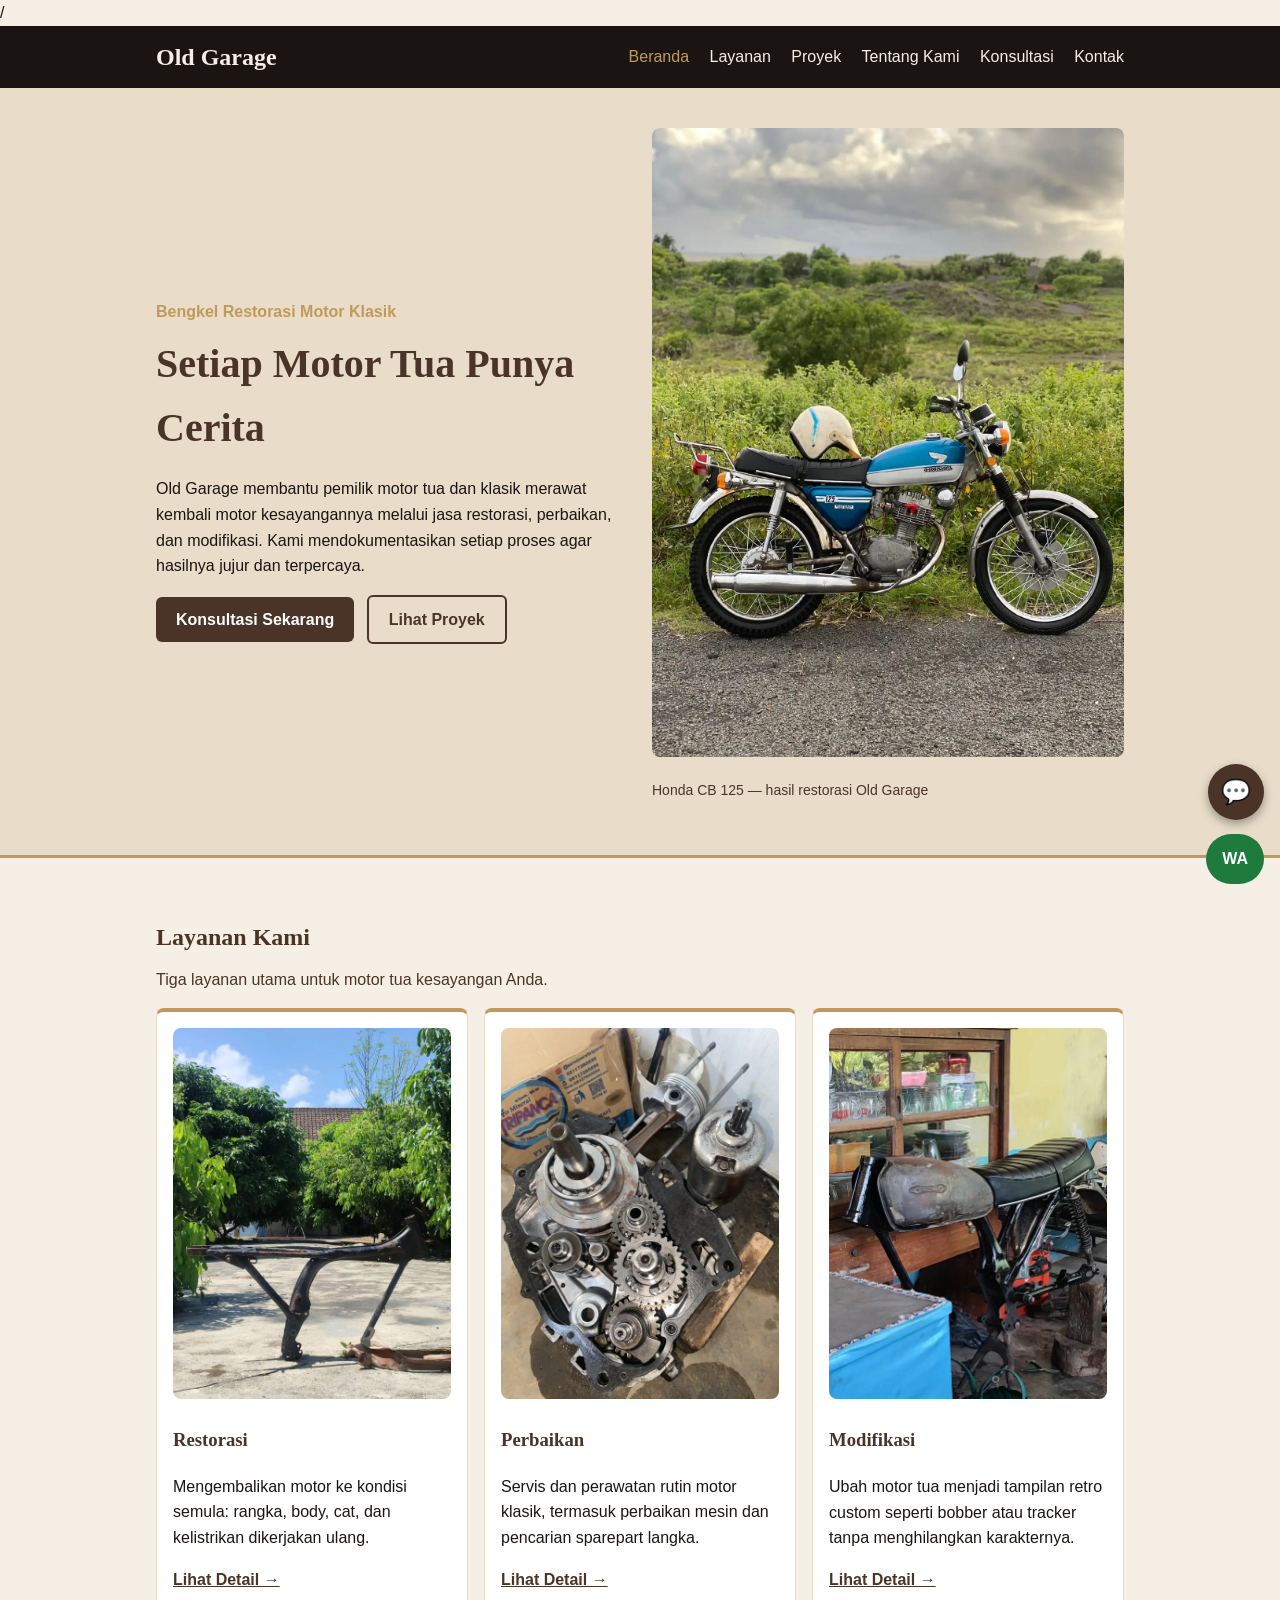
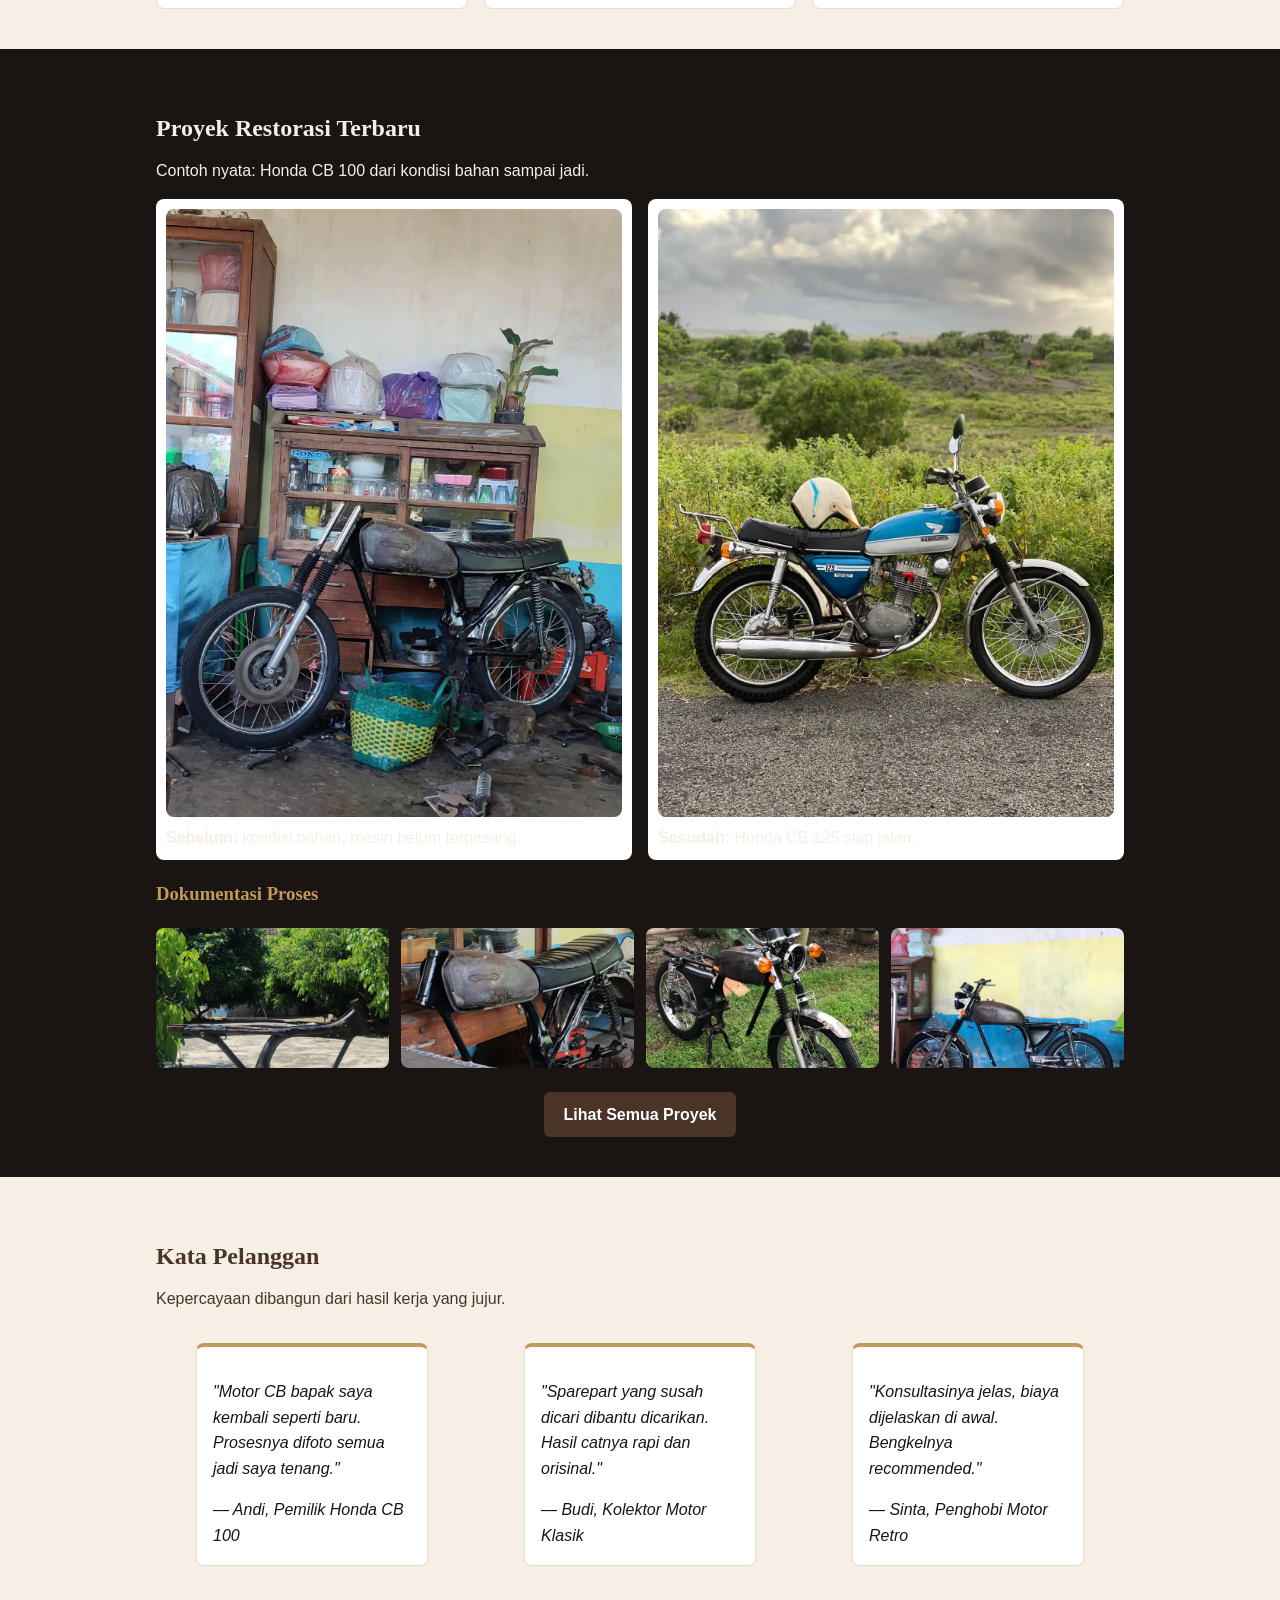
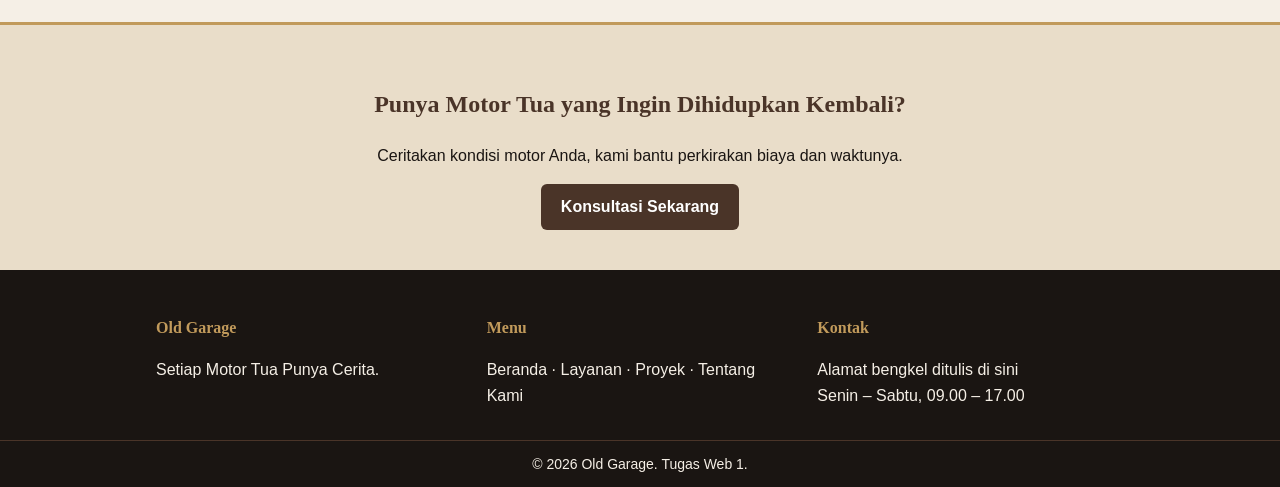
<file: index.html>
<!DOCTYPE html>
<!-- Halaman Beranda - Old Garage -->
<!-- Website bengkel restorasi motor tua / klasik -->
<html lang="id">
<head>
  <meta charset="UTF-8">
  <!-- Agar tampil rapi di HP dan komputer -->
  <meta name="viewport" content="width=device-width, initial-scale=1.0">
  <title>Old Garage - Setiap Motor Tua Punya Cerita</title>
  <meta name="description" content="Old Garage - Bengkel restorasi, perbaikan, dan modifikasi motor tua atau klasik.">
  <!-- File CSS utama -->
  <link rel="stylesheet" href="css/style.css">
</head>
<body>

  <!-- ===== NAVBAR ===== -->/
  <header class="navbar">
    <div class="wadah nav-isi">
      <!-- Nama website -->
      <a href="index.html" class="logo">Old Garage</a>

      <!-- Tombol menu untuk HP -->
      <button class="tombol-menu" id="tombolMenu" aria-label="Buka menu">&#9776;</button>

      <!-- Menu navigasi -->
      <nav class="menu" id="menuUtama">
        <a href="index.html" class="aktif">Beranda</a>
        <a href="layanan.html">Layanan</a>
        <a href="proyek.html">Proyek</a>
        <a href="tentang.html">Tentang Kami</a>
        <a href="konsultasi.html">Konsultasi</a>
        <a href="kontak.html">Kontak</a>
      </nav>
    </div>
  </header>

  <!-- ===== BAGIAN UTAMA (HERO) ===== -->
  <!-- Sesuai blueprint: foto hasil restorasi terbaik + tagline -->
  <section class="hero">
    <div class="wadah hero-isi">
      <div class="hero-teks">
        <p class="label">Bengkel Restorasi Motor Klasik</p>
        <h1>Setiap Motor Tua Punya Cerita</h1>
        <p>
          Old Garage membantu pemilik motor tua dan klasik merawat kembali
          motor kesayangannya melalui jasa restorasi, perbaikan, dan modifikasi.
          Kami mendokumentasikan setiap proses agar hasilnya jujur dan terpercaya.
        </p>
        <div class="hero-tombol">
          <a href="konsultasi.html" class="tombol tombol-utama">Konsultasi Sekarang</a>
          <a href="proyek.html" class="tombol tombol-kedua">Lihat Proyek</a>
        </div>
      </div>
      <div class="hero-gambar">
        <!-- Foto hasil akhir Honda CB 125 -->
        <img src="gambar/after.jpg" alt="Honda klasik biru hasil restorasi Old Garage">
        <p class="keterangan">Honda CB 125 — hasil restorasi Old Garage</p>
      </div>
    </div>
  </section>

  <!-- ===== LAYANAN KAMI (RINGKASAN) ===== -->
  <section class="bagian">
    <div class="wadah">
      <h2>Layanan Kami</h2>
      <p class="subjudul">Tiga layanan utama untuk motor tua kesayangan Anda.</p>

      <div class="kartu-3">
        <!-- Layanan 1 -->
        <article class="kartu">
          <img src="gambar/rangka.jpg" alt="Rangka motor klasik sebelum direstorasi">
          <h3>Restorasi</h3>
          <p>Mengembalikan motor ke kondisi semula: rangka, body, cat, dan kelistrikan dikerjakan ulang.</p>
          <a href="layanan.html">Lihat Detail &rarr;</a>
        </article>

        <!-- Layanan 2 -->
        <article class="kartu">
          <img src="gambar/mesin.jpg" alt="Proses perbaikan mesin motor klasik">
          <h3>Perbaikan</h3>
          <p>Servis dan perawatan rutin motor klasik, termasuk perbaikan mesin dan pencarian sparepart langka.</p>
          <a href="layanan.html">Lihat Detail &rarr;</a>
        </article>

        <!-- Layanan 3 -->
        <article class="kartu">
          <img src="gambar/proses-1.jpg" alt="Rangka dan jok motor dalam proses modifikasi">
          <h3>Modifikasi</h3>
          <p>Ubah motor tua menjadi tampilan retro custom seperti bobber atau tracker tanpa menghilangkan karakternya.</p>
          <a href="layanan.html">Lihat Detail &rarr;</a>
        </article>
      </div>
    </div>
  </section>

  <!-- ===== PROYEK RESTORASI TERBARU ===== -->
  <!-- Sesuai blueprint: highlight 3-4 proyek, di Beranda tampil 1 proyek utama -->
  <section class="bagian bagian-gelap">
    <div class="wadah">
      <h2>Proyek Restorasi Terbaru</h2>
      <p class="subjudul">Contoh nyata: Honda CB 100 dari kondisi bahan sampai jadi.</p>

      <!-- Foto before - after -->
      <div class="before-after">
        <figure>
          <img src="gambar/before.jpg" alt="Kondisi sebelum restorasi">
          <figcaption><strong>Sebelum:</strong> kondisi bahan, mesin belum terpasang.</figcaption>
        </figure>
        <figure>
          <img src="gambar/after.jpg" alt="Kondisi sesudah restorasi">
          <figcaption><strong>Sesudah:</strong> Honda CB 125 siap jalan.</figcaption>
        </figure>
      </div>

      <!-- Dokumentasi proses -->
      <h3 class="judul-kecil">Dokumentasi Proses</h3>
      <div class="galeri-proses">
        <img src="gambar/rangka.jpg" alt="Tahap 1 - perbaikan rangka">
        <img src="gambar/proses-1.jpg" alt="Tahap 2 - body dan jok">
        <img src="gambar/proses-2.jpg" alt="Tahap 3 - perakitan">
        <img src="gambar/proses-3.jpg" alt="Tahap 4 - penyelesaian">
      </div>

      <div class="tengah">
        <a href="proyek.html" class="tombol tombol-utama">Lihat Semua Proyek</a>
      </div>
    </div>
  </section>

  <!-- ===== TESTIMONI ===== -->
  <section class="bagian">
    <div class="wadah">
      <h2>Kata Pelanggan</h2>
      <p class="subjudul">Kepercayaan dibangun dari hasil kerja yang jujur.</p>
      <div class="kartu-3">
        <blockquote class="kartu kutipan">
          <p>"Motor CB bapak saya kembali seperti baru. Prosesnya difoto semua jadi saya tenang."</p>
          <cite>— Andi, Pemilik Honda CB 100</cite>
        </blockquote>
        <blockquote class="kartu kutipan">
          <p>"Sparepart yang susah dicari dibantu dicarikan. Hasil catnya rapi dan orisinal."</p>
          <cite>— Budi, Kolektor Motor Klasik</cite>
        </blockquote>
        <blockquote class="kartu kutipan">
          <p>"Konsultasinya jelas, biaya dijelaskan di awal. Bengkelnya recommended."</p>
          <cite>— Sinta, Penghobi Motor Retro</cite>
        </blockquote>
      </div>
    </div>
  </section>

  <!-- ===== AJAKAN KONSULTASI ===== -->
  <section class="cta">
    <div class="wadah">
      <h2>Punya Motor Tua yang Ingin Dihidupkan Kembali?</h2>
      <p>Ceritakan kondisi motor Anda, kami bantu perkirakan biaya dan waktunya.</p>
      <a href="konsultasi.html" class="tombol tombol-utama">Konsultasi Sekarang</a>
    </div>
  </section>

  <!-- ===== FOOTER SEDERHANA ===== -->
  <footer class="footer">
    <div class="wadah footer-isi">
      <div>
        <h4>Old Garage</h4>
        <p>Setiap Motor Tua Punya Cerita.</p>
      </div>
      <div>
        <h4>Menu</h4>
        <p>
          <a href="index.html">Beranda</a> ·
          <a href="layanan.html">Layanan</a> ·
          <a href="proyek.html">Proyek</a> ·
          <a href="tentang.html">Tentang Kami</a>
        </p>
      </div>
      <div>
        <h4>Kontak</h4>
        <p>Alamat bengkel ditulis di sini<br>Senin – Sabtu, 09.00 – 17.00</p>
      </div>
    </div>
    <p class="hak-cipta">&copy; <span id="tahun">2026</span> Old Garage. Tugas Web 1.</p>
  </footer>

  <!-- Tombol WhatsApp mengambang (sesuai blueprint) -->
  <a href="https://wa.me/6200000000000" class="tombol-wa" aria-label="Chat WhatsApp">WA</a>

  <!-- ===== CHATBOT OLD GARAGE ===== -->
  <!-- Tombol chat mengambang di pojok kanan bawah (di atas tombol WhatsApp) -->
  <button class="tombol-chat" id="tombolChat" aria-label="Buka chat dengan Old Garage">&#128172;</button>

  <!-- Kotak percakapan chatbot -->
  <div class="kotak-chat" id="kotakChat">
    <div class="area-chat" id="areaChat"></div>
    <div class="pilihan-chat" id="pilihanChat">
      <button type="button" class="tombol pilihan-chat" data-teks="Layanan apa saja yang tersedia?">Layanan apa saja yang tersedia?</button>
      <button type="button" class="tombol pilihan-chat" data-teks="Apakah bisa restorasi motor tua?">Apakah bisa restorasi motor tua?</button>
      <button type="button" class="tombol pilihan-chat" data-teks="Apakah bisa memperbaiki mesin?">Apakah bisa memperbaiki mesin?</button>
      <button type="button" class="tombol pilihan-chat" data-teks="Apakah bisa modifikasi motor?">Apakah bisa modifikasi motor?</button>
      <button type="button" class="tombol pilihan-chat" data-teks="Bagaimana cara konsultasi?">Bagaimana cara konsultasi?</button>
      <button type="button" class="tombol pilihan-chat" data-teks="Bagaimana cara menghubungi bengkel?">Bagaimana cara menghubungi bengkel?</button>
    </div>
    <!-- Form kirim pertanyaan ke chatbot -->
    <form class="form-chat" id="formChat">
      <input type="text" id="teksChat" placeholder="Ketik pertanyaan Anda..." autocomplete="off">
      <button type="submit" class="tombol tombol-utama">Kirim</button>
    </form>
  </div>

  <!-- File JavaScript utama -->
  <script src="js/script.js"></script>
</body>
</html>
</file>
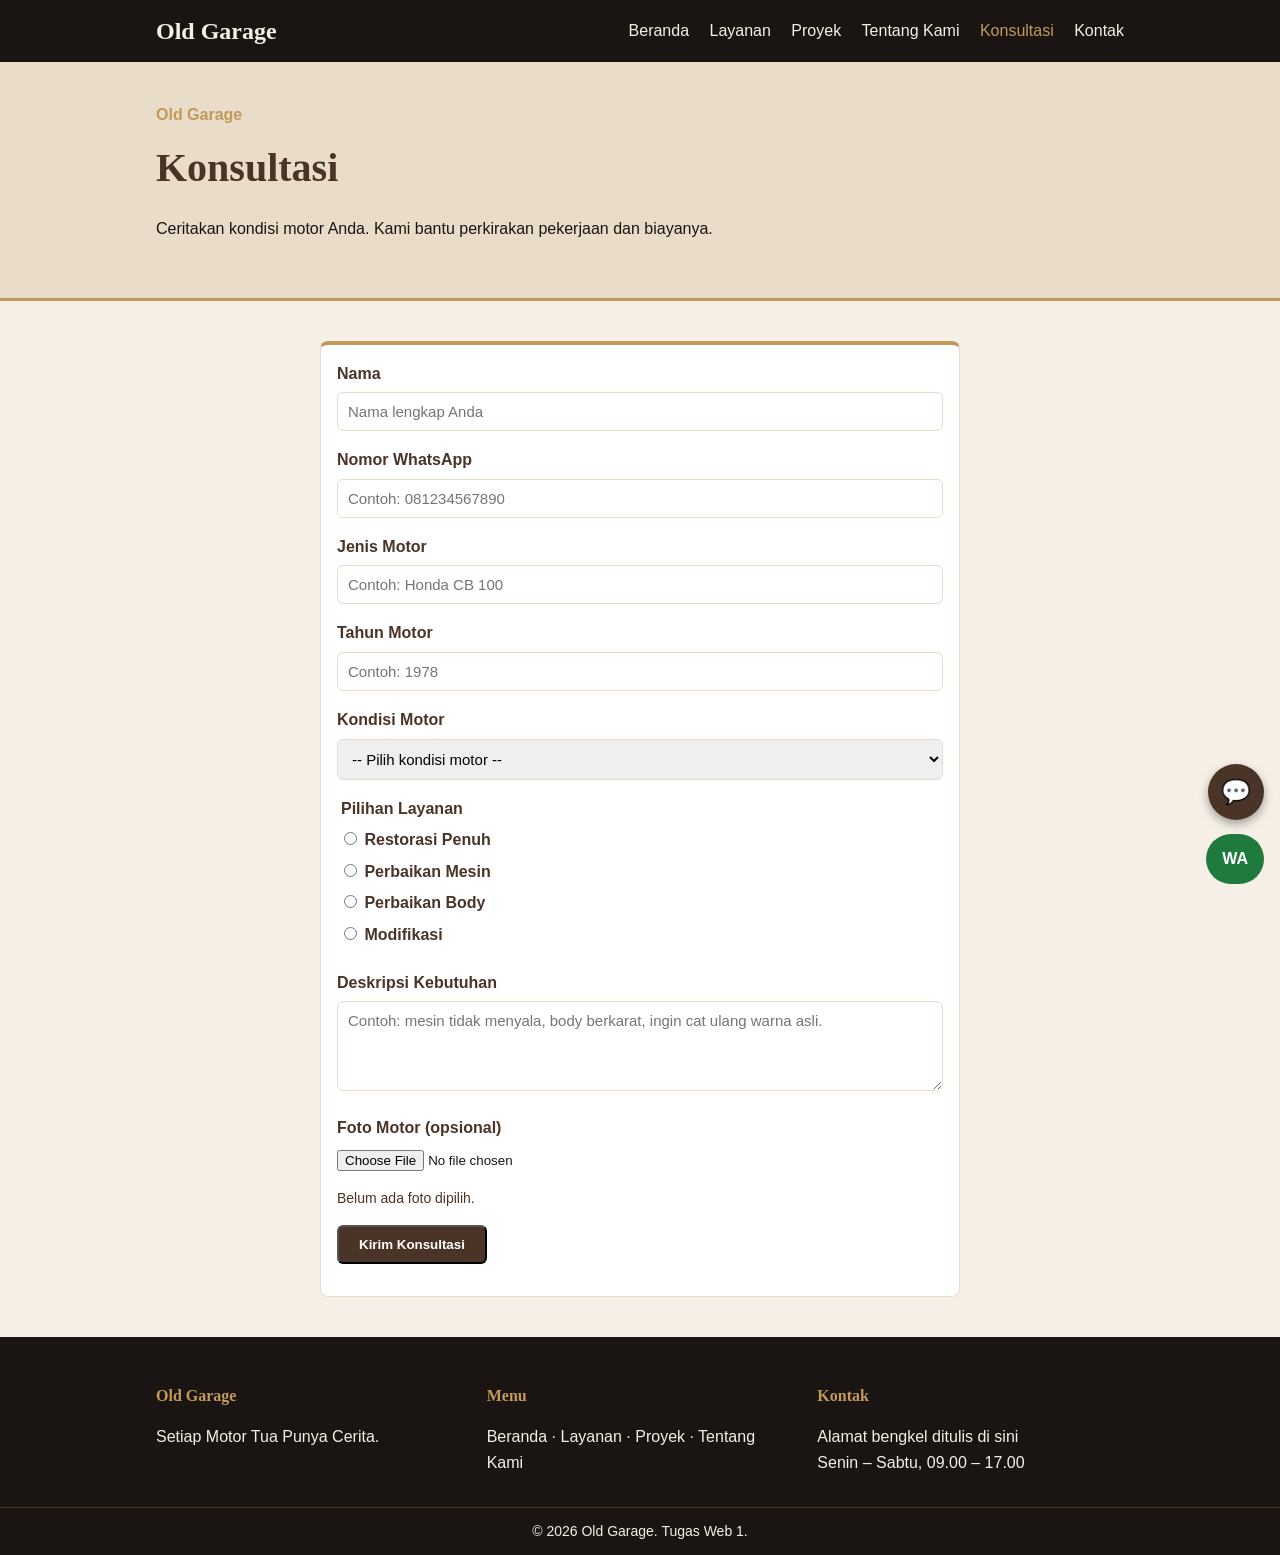
<file: konsultasi.html>
<!DOCTYPE html>
<!-- Halaman Konsultasi - Old Garage -->
<html lang="id">
<head>
  <meta charset="UTF-8">
  <!-- Agar tampil rapi di HP dan komputer -->
  <meta name="viewport" content="width=device-width, initial-scale=1.0">
  <title>Konsultasi - Old Garage</title>
  <meta name="description" content="Formulir konsultasi Old Garage untuk restorasi, perbaikan, dan modifikasi motor tua atau klasik.">
  <!-- Pakai CSS yang sama dengan halaman lain -->
  <link rel="stylesheet" href="css/style.css">
</head>
<body>

  <!-- ===== NAVBAR (sama dengan halaman lain) ===== -->
  <header class="navbar">
    <div class="wadah nav-isi">
      <a href="index.html" class="logo">Old Garage</a>

      <!-- Tombol menu untuk HP -->
      <button class="tombol-menu" id="tombolMenu" aria-label="Buka menu">&#9776;</button>

      <nav class="menu" id="menuUtama">
        <a href="index.html">Beranda</a>
        <a href="layanan.html">Layanan</a>
        <a href="proyek.html">Proyek</a>
        <a href="tentang.html">Tentang Kami</a>
        <a href="konsultasi.html" class="aktif">Konsultasi</a>
        <a href="kontak.html">Kontak</a>
      </nav>
    </div>
  </header>

  <!-- ===== JUDUL HALAMAN ===== -->
  <section class="hero">
    <div class="wadah">
      <p class="label">Old Garage</p>
      <h1>Konsultasi</h1>
      <p>Ceritakan kondisi motor Anda. Kami bantu perkirakan pekerjaan dan biayanya.</p>
    </div>
  </section>

  <!-- ===== FORMULIR KONSULTASI ===== -->
  <section class="bagian">
    <div class="wadah">
      <form class="kartu form" id="formKonsultasi">
        <!-- 1. Nama -->
        <div class="form-grup">
          <label for="nama">Nama</label>
          <input type="text" id="nama" name="nama" placeholder="Nama lengkap Anda" required>
        </div>

        <!-- 2. Nomor WhatsApp -->
        <div class="form-grup">
          <label for="wa">Nomor WhatsApp</label>
          <input type="tel" id="wa" name="wa" placeholder="Contoh: 081234567890" required>
        </div>

        <!-- 3. Jenis Motor -->
        <div class="form-grup">
          <label for="jenis">Jenis Motor</label>
          <input type="text" id="jenis" name="jenis" placeholder="Contoh: Honda CB 100" required>
        </div>

        <!-- 4. Tahun Motor -->
        <div class="form-grup">
          <label for="tahunMotor">Tahun Motor</label>
          <input type="number" id="tahunMotor" name="tahunMotor" min="1950" max="2026" placeholder="Contoh: 1978">
        </div>

        <!-- 5. Kondisi Motor -->
        <div class="form-grup">
          <label for="kondisi">Kondisi Motor</label>
          <select id="kondisi" name="kondisi" required>
            <option value="">-- Pilih kondisi motor --</option>
            <option value="bahan">Kondisi bahan / tidak hidup</option>
            <option value="hidup-rusak">Hidup tapi ada kerusakan</option>
            <option value="jalan-modif">Jalan normal, ingin modifikasi</option>
          </select>
        </div>

        <!-- 6. Pilihan layanan -->
        <fieldset class="form-grup">
          <legend>Pilihan Layanan</legend>
          <label class="pilihan">
            <input type="radio" name="layanan" value="Restorasi Penuh" required> Restorasi Penuh
          </label>
          <label class="pilihan">
            <input type="radio" name="layanan" value="Perbaikan Mesin"> Perbaikan Mesin
          </label>
          <label class="pilihan">
            <input type="radio" name="layanan" value="Perbaikan Body"> Perbaikan Body
          </label>
          <label class="pilihan">
            <input type="radio" name="layanan" value="Modifikasi"> Modifikasi
          </label>
        </fieldset>

        <!-- 7. Deskripsi kebutuhan -->
        <div class="form-grup">
          <label for="deskripsi">Deskripsi Kebutuhan</label>
          <textarea id="deskripsi" name="deskripsi" rows="4" placeholder="Contoh: mesin tidak menyala, body berkarat, ingin cat ulang warna asli."></textarea>
        </div>

        <!-- 8. Unggah foto motor -->
        <div class="form-grup">
          <label for="foto">Foto Motor (opsional)</label>
          <input type="file" id="foto" name="foto" accept="image/*">
          <p class="keterangan" id="infoFoto">Belum ada foto dipilih.</p>
        </div>

        <!-- 9. Tombol kirim -->
        <button type="submit" class="tombol tombol-utama">Kirim Konsultasi</button>

        <!-- Pesan hasil (diisi JavaScript, tanpa backend) -->
        <p class="pesan" id="pesanHasil"></p>
      </form>
    </div>
  </section>

  <!-- ===== FOOTER (sama dengan halaman lain) ===== -->
  <footer class="footer">
    <div class="wadah footer-isi">
      <div>
        <h4>Old Garage</h4>
        <p>Setiap Motor Tua Punya Cerita.</p>
      </div>
      <div>
        <h4>Menu</h4>
        <p>
          <a href="index.html">Beranda</a> ·
          <a href="layanan.html">Layanan</a> ·
          <a href="proyek.html">Proyek</a> ·
          <a href="tentang.html">Tentang Kami</a>
        </p>
      </div>
      <div>
        <h4>Kontak</h4>
        <p>Alamat bengkel ditulis di sini<br>Senin – Sabtu, 09.00 – 17.00</p>
      </div>
    </div>
    <p class="hak-cipta">&copy; <span id="tahun">2026</span> Old Garage. Tugas Web 1.</p>
  </footer>

  <!-- Tombol WhatsApp mengambang -->
  <a href="https://wa.me/6200000000000" class="tombol-wa" aria-label="Chat WhatsApp">WA</a>

  <!-- ===== CHATBOT OLD GARAGE ===== -->
  <!-- Tombol chat mengambang di pojok kanan bawah (di atas tombol WhatsApp) -->
  <button class="tombol-chat" id="tombolChat" aria-label="Buka chat dengan Old Garage">&#128172;</button>

  <!-- Kotak percakapan chatbot -->
  <div class="kotak-chat" id="kotakChat">
    <div class="area-chat" id="areaChat"></div>
    <div class="pilihan-chat" id="pilihanChat">
      <button type="button" class="tombol pilihan-chat" data-teks="Layanan apa saja yang tersedia?">Layanan apa saja yang tersedia?</button>
      <button type="button" class="tombol pilihan-chat" data-teks="Apakah bisa restorasi motor tua?">Apakah bisa restorasi motor tua?</button>
      <button type="button" class="tombol pilihan-chat" data-teks="Apakah bisa memperbaiki mesin?">Apakah bisa memperbaiki mesin?</button>
      <button type="button" class="tombol pilihan-chat" data-teks="Apakah bisa modifikasi motor?">Apakah bisa modifikasi motor?</button>
      <button type="button" class="tombol pilihan-chat" data-teks="Bagaimana cara konsultasi?">Bagaimana cara konsultasi?</button>
      <button type="button" class="tombol pilihan-chat" data-teks="Bagaimana cara menghubungi bengkel?">Bagaimana cara menghubungi bengkel?</button>
    </div>
    <!-- Form kirim pertanyaan ke chatbot -->
    <form class="form-chat" id="formChat">
      <input type="text" id="teksChat" placeholder="Ketik pertanyaan Anda..." autocomplete="off">
      <button type="submit" class="tombol tombol-utama">Kirim</button>
    </form>
  </div>

  <!-- Pakai JS yang sama -->
  <script src="js/script.js"></script>
</body>
</html>
</file>
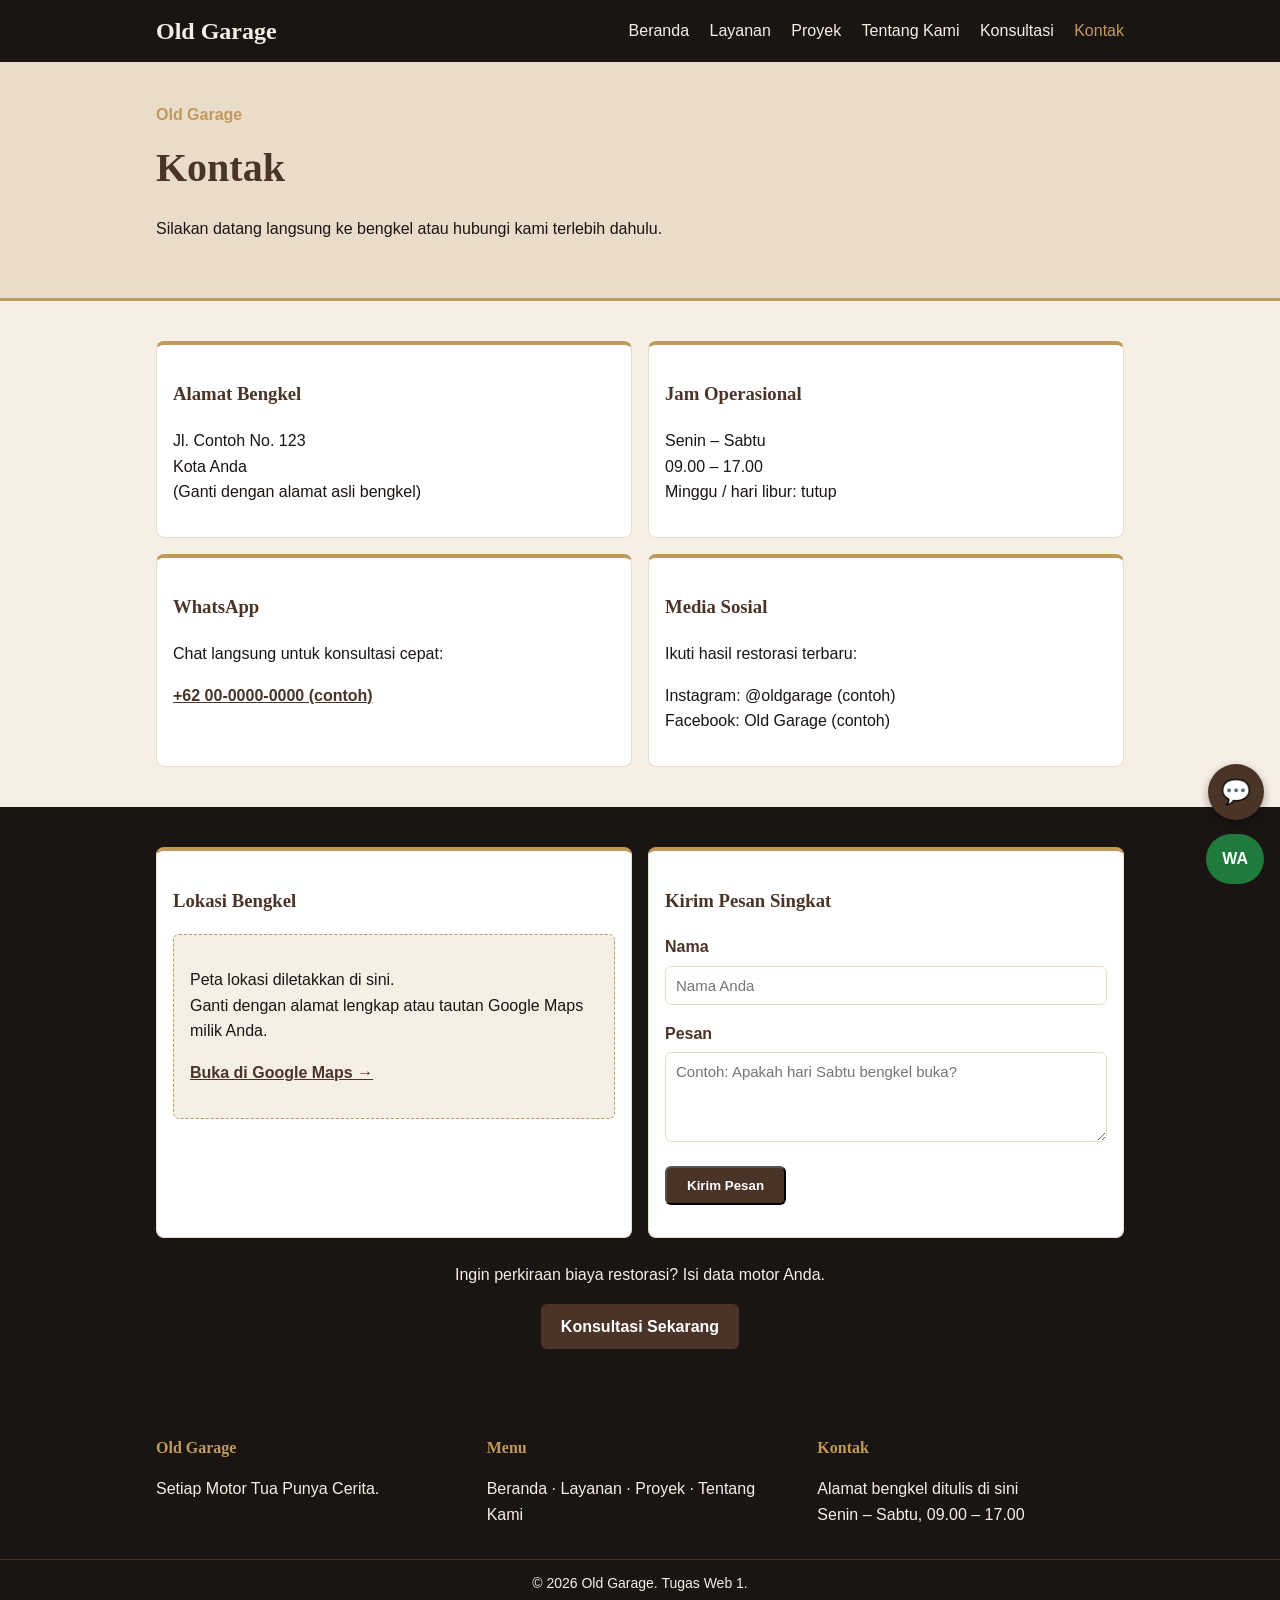
<file: kontak.html>
<!DOCTYPE html>
<!-- Halaman Kontak - Old Garage -->
<html lang="id">
<head>
  <meta charset="UTF-8">
  <!-- Agar tampil rapi di HP dan komputer -->
  <meta name="viewport" content="width=device-width, initial-scale=1.0">
  <title>Kontak - Old Garage</title>
  <meta name="description" content="Hubungi Old Garage: alamat bengkel, jam operasional, WhatsApp, dan media sosial.">
  <!-- Pakai CSS yang sama dengan halaman lain -->
  <link rel="stylesheet" href="css/style.css">
</head>
<body>

  <!-- ===== NAVBAR (sama dengan halaman lain) ===== -->
  <header class="navbar">
    <div class="wadah nav-isi">
      <a href="index.html" class="logo">Old Garage</a>

      <!-- Tombol menu untuk HP -->
      <button class="tombol-menu" id="tombolMenu" aria-label="Buka menu">&#9776;</button>

      <nav class="menu" id="menuUtama">
        <a href="index.html">Beranda</a>
        <a href="layanan.html">Layanan</a>
        <a href="proyek.html">Proyek</a>
        <a href="tentang.html">Tentang Kami</a>
        <a href="konsultasi.html">Konsultasi</a>
        <a href="kontak.html" class="aktif">Kontak</a>
      </nav>
    </div>
  </header>

  <!-- ===== JUDUL HALAMAN ===== -->
  <section class="hero">
    <div class="wadah">
      <p class="label">Old Garage</p>
      <h1>Kontak</h1>
      <p>Silakan datang langsung ke bengkel atau hubungi kami terlebih dahulu.</p>
    </div>
  </section>

  <!-- ===== INFO KONTAK ===== -->
  <section class="bagian">
    <div class="wadah">
      <div class="layanan-grid">

        <article class="kartu">
          <h3>Alamat Bengkel</h3>
          <p>Jl. Contoh No. 123<br>Kota Anda<br>(Ganti dengan alamat asli bengkel)</p>
        </article>

        <article class="kartu">
          <h3>Jam Operasional</h3>
          <p>Senin – Sabtu<br>09.00 – 17.00<br>Minggu / hari libur: tutup</p>
        </article>

        <article class="kartu">
          <h3>WhatsApp</h3>
          <p>Chat langsung untuk konsultasi cepat:</p>
          <p><a href="https://wa.me/6200000000000">+62 00-0000-0000 (contoh)</a></p>
        </article>

        <article class="kartu">
          <h3>Media Sosial</h3>
          <p>Ikuti hasil restorasi terbaru:</p>
          <p>Instagram: @oldgarage (contoh)<br>Facebook: Old Garage (contoh)</p>
        </article>

      </div>
    </div>
  </section>

  <!-- ===== LOKASI & PESAN SINGKAT ===== -->
  <section class="bagian bagian-gelap">
    <div class="wadah kontak-isi">
      <div class="kartu">
        <h3>Lokasi Bengkel</h3>
        <!-- Kotak peta sederhana, tanpa API dari luar -->
        <div class="peta">
          <p>Peta lokasi diletakkan di sini.<br>Ganti dengan alamat lengkap atau tautan Google Maps milik Anda.</p>
          <p><a href="https://maps.google.com" target="_blank" rel="noopener">Buka di Google Maps &rarr;</a></p>
        </div>
      </div>

      <div class="kartu">
        <h3>Kirim Pesan Singkat</h3>
        <form class="form-kontak" id="formKontak">
          <div class="form-grup">
            <label for="namaKontak">Nama</label>
            <input type="text" id="namaKontak" name="namaKontak" placeholder="Nama Anda" required>
          </div>
          <div class="form-grup">
            <label for="pesanKontak">Pesan</label>
            <textarea id="pesanKontak" name="pesanKontak" rows="4" placeholder="Contoh: Apakah hari Sabtu bengkel buka?" required></textarea>
          </div>
          <button type="submit" class="tombol tombol-utama">Kirim Pesan</button>
          <p class="pesan" id="pesanTerkirim"></p>
        </form>
      </div>
    </div>

    <div class="wadah tengah tombol-bawah">
      <p class="teks-cta-gelap">Ingin perkiraan biaya restorasi? Isi data motor Anda.</p>
      <a href="konsultasi.html" class="tombol tombol-utama">Konsultasi Sekarang</a>
    </div>
  </section>

  <!-- ===== FOOTER (sama dengan halaman lain) ===== -->
  <footer class="footer">
    <div class="wadah footer-isi">
      <div>
        <h4>Old Garage</h4>
        <p>Setiap Motor Tua Punya Cerita.</p>
      </div>
      <div>
        <h4>Menu</h4>
        <p>
          <a href="index.html">Beranda</a> ·
          <a href="layanan.html">Layanan</a> ·
          <a href="proyek.html">Proyek</a> ·
          <a href="tentang.html">Tentang Kami</a>
        </p>
      </div>
      <div>
        <h4>Kontak</h4>
        <p>Alamat bengkel ditulis di sini<br>Senin – Sabtu, 09.00 – 17.00</p>
      </div>
    </div>
    <p class="hak-cipta">&copy; <span id="tahun">2026</span> Old Garage. Tugas Web 1.</p>
  </footer>

  <!-- Tombol WhatsApp mengambang -->
  <a href="https://wa.me/6200000000000" class="tombol-wa" aria-label="Chat WhatsApp">WA</a>

  <!-- ===== CHATBOT OLD GARAGE ===== -->
  <!-- Tombol chat mengambang di pojok kanan bawah (di atas tombol WhatsApp) -->
  <button class="tombol-chat" id="tombolChat" aria-label="Buka chat dengan Old Garage">&#128172;</button>

  <!-- Kotak percakapan chatbot -->
  <div class="kotak-chat" id="kotakChat">
    <div class="area-chat" id="areaChat"></div>
    <div class="pilihan-chat" id="pilihanChat">
      <button type="button" class="tombol pilihan-chat" data-teks="Layanan apa saja yang tersedia?">Layanan apa saja yang tersedia?</button>
      <button type="button" class="tombol pilihan-chat" data-teks="Apakah bisa restorasi motor tua?">Apakah bisa restorasi motor tua?</button>
      <button type="button" class="tombol pilihan-chat" data-teks="Apakah bisa memperbaiki mesin?">Apakah bisa memperbaiki mesin?</button>
      <button type="button" class="tombol pilihan-chat" data-teks="Apakah bisa modifikasi motor?">Apakah bisa modifikasi motor?</button>
      <button type="button" class="tombol pilihan-chat" data-teks="Bagaimana cara konsultasi?">Bagaimana cara konsultasi?</button>
      <button type="button" class="tombol pilihan-chat" data-teks="Bagaimana cara menghubungi bengkel?">Bagaimana cara menghubungi bengkel?</button>
    </div>
    <!-- Form kirim pertanyaan ke chatbot -->
    <form class="form-chat" id="formChat">
      <input type="text" id="teksChat" placeholder="Ketik pertanyaan Anda..." autocomplete="off">
      <button type="submit" class="tombol tombol-utama">Kirim</button>
    </form>
  </div>

  <!-- Pakai JS yang sama -->
  <script src="js/script.js"></script>
</body>
</html>
</file>
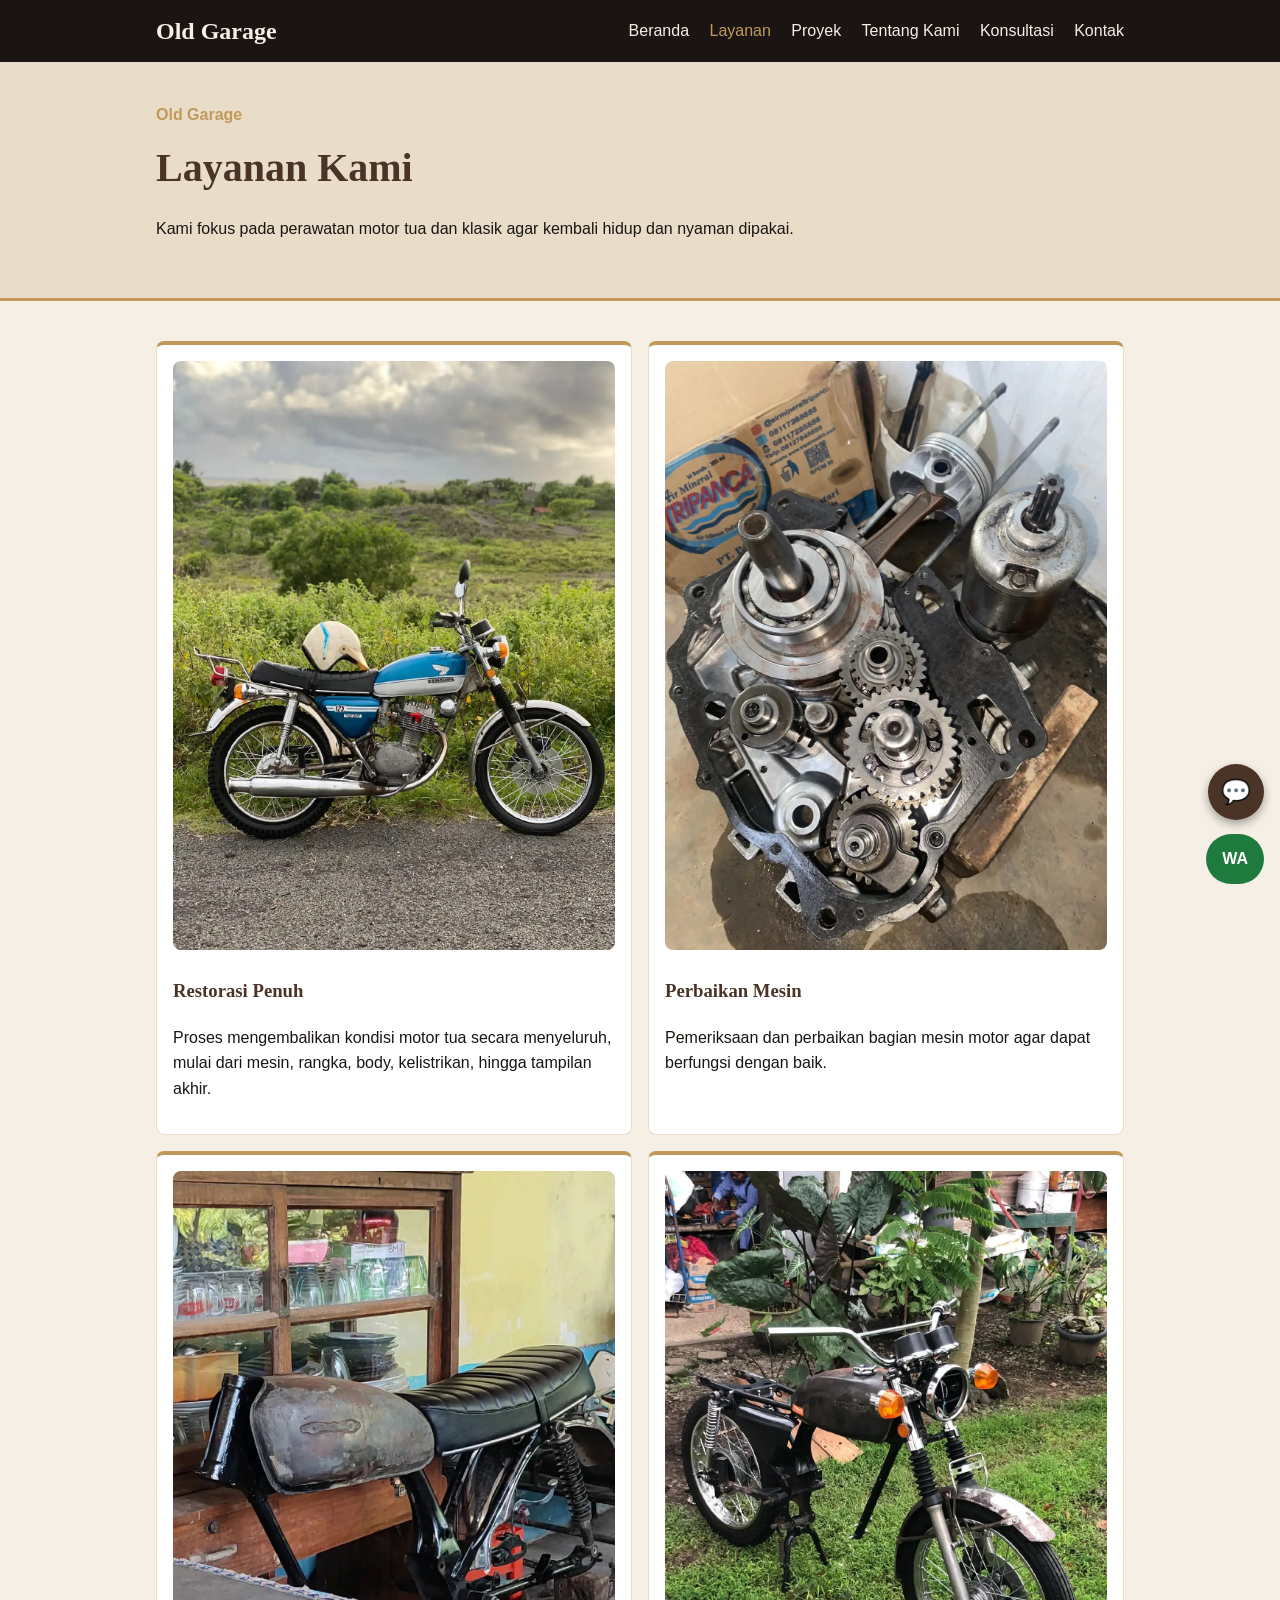
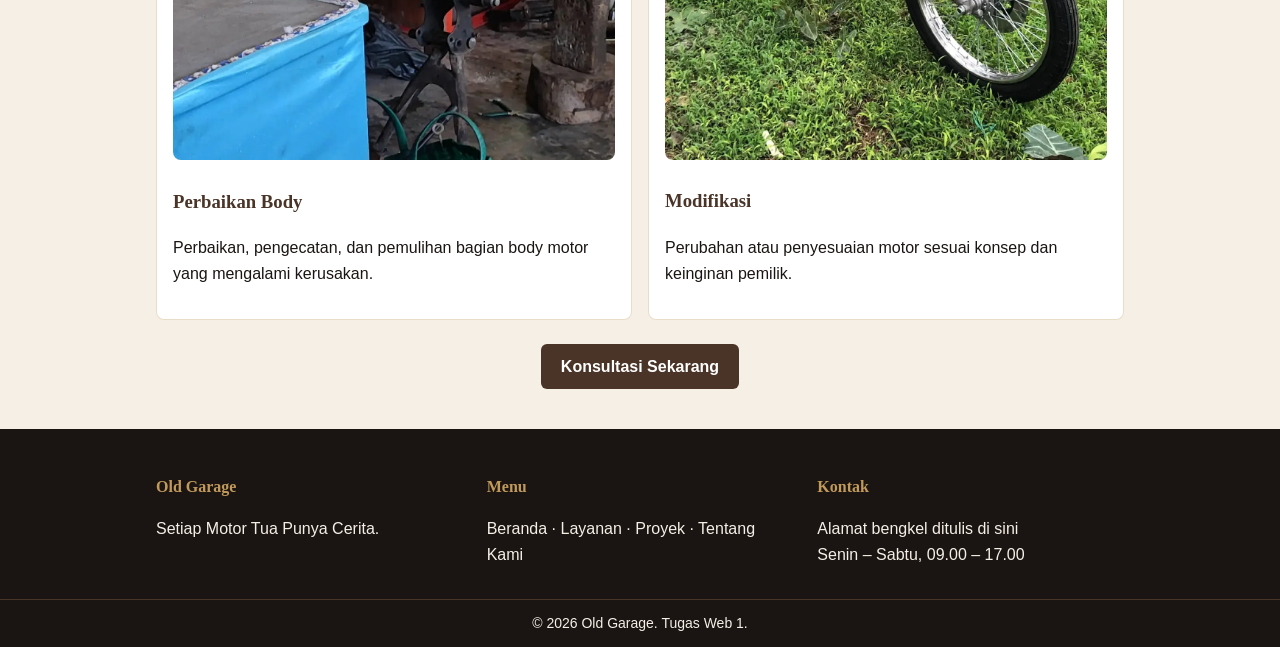
<file: layanan.html>
<!DOCTYPE html>
<!-- Halaman Layanan - Old Garage -->
<html lang="id">
<head>
  <meta charset="UTF-8">
  <!-- Agar tampil rapi di HP dan komputer -->
  <meta name="viewport" content="width=device-width, initial-scale=1.0">
  <title>Layanan Kami - Old Garage</title>
  <meta name="description" content="Layanan Old Garage: restorasi penuh, perbaikan mesin, perbaikan body, dan modifikasi motor tua atau klasik.">
  <!-- Pakai CSS yang sama dengan Beranda -->
  <link rel="stylesheet" href="css/style.css">
</head>
<body>

  <!-- ===== NAVBAR (sama dengan Beranda) ===== -->
  <header class="navbar">
    <div class="wadah nav-isi">
      <a href="index.html" class="logo">Old Garage</a>

      <!-- Tombol menu untuk HP -->
      <button class="tombol-menu" id="tombolMenu" aria-label="Buka menu">&#9776;</button>

      <nav class="menu" id="menuUtama">
        <a href="index.html">Beranda</a>
        <a href="layanan.html" class="aktif">Layanan</a>
        <a href="proyek.html">Proyek</a>
        <a href="tentang.html">Tentang Kami</a>
        <a href="konsultasi.html">Konsultasi</a>
        <a href="kontak.html">Kontak</a>
      </nav>
    </div>
  </header>

  <!-- ===== JUDUL HALAMAN ===== -->
  <section class="hero">
    <div class="wadah">
      <p class="label">Old Garage</p>
      <h1>Layanan Kami</h1>
      <p>Kami fokus pada perawatan motor tua dan klasik agar kembali hidup dan nyaman dipakai.</p>
    </div>
  </section>

  <!-- ===== 4 LAYANAN UTAMA ===== -->
  <section class="bagian">
    <div class="wadah">
      <div class="layanan-grid">

        <!-- Layanan 1 -->
        <article class="kartu">
          <img src="gambar/after.jpg" alt="Hasil restorasi penuh motor klasik">
          <h3>Restorasi Penuh</h3>
          <p>Proses mengembalikan kondisi motor tua secara menyeluruh, mulai dari mesin, rangka, body, kelistrikan, hingga tampilan akhir.</p>
        </article>

        <!-- Layanan 2 -->
        <article class="kartu">
          <img src="gambar/mesin.jpg" alt="Perbaikan mesin motor klasik">
          <h3>Perbaikan Mesin</h3>
          <p>Pemeriksaan dan perbaikan bagian mesin motor agar dapat berfungsi dengan baik.</p>
        </article>

        <!-- Layanan 3 -->
        <article class="kartu">
          <img src="gambar/proses-1.jpg" alt="Perbaikan body motor klasik">
          <h3>Perbaikan Body</h3>
          <p>Perbaikan, pengecatan, dan pemulihan bagian body motor yang mengalami kerusakan.</p>
        </article>

        <!-- Layanan 4 -->
        <article class="kartu">
          <img src="gambar/proses-2.jpg" alt="Modifikasi motor klasik">
          <h3>Modifikasi</h3>
          <p>Perubahan atau penyesuaian motor sesuai konsep dan keinginan pemilik.</p>
        </article>

      </div>

      <!-- Tombol ke halaman Konsultasi -->
      <div class="tengah tombol-bawah">
        <a href="konsultasi.html" class="tombol tombol-utama">Konsultasi Sekarang</a>
      </div>
    </div>
  </section>

  <!-- ===== FOOTER (sama dengan Beranda) ===== -->
  <footer class="footer">
    <div class="wadah footer-isi">
      <div>
        <h4>Old Garage</h4>
        <p>Setiap Motor Tua Punya Cerita.</p>
      </div>
      <div>
        <h4>Menu</h4>
        <p>
          <a href="index.html">Beranda</a> ·
          <a href="layanan.html">Layanan</a> ·
          <a href="proyek.html">Proyek</a> ·
          <a href="tentang.html">Tentang Kami</a>
        </p>
      </div>
      <div>
        <h4>Kontak</h4>
        <p>Alamat bengkel ditulis di sini<br>Senin – Sabtu, 09.00 – 17.00</p>
      </div>
    </div>
    <p class="hak-cipta">&copy; <span id="tahun">2026</span> Old Garage. Tugas Web 1.</p>
  </footer>

  <!-- Tombol WhatsApp mengambang -->
  <a href="https://wa.me/6200000000000" class="tombol-wa" aria-label="Chat WhatsApp">WA</a>

  <!-- ===== CHATBOT OLD GARAGE ===== -->
  <!-- Tombol chat mengambang di pojok kanan bawah (di atas tombol WhatsApp) -->
  <button class="tombol-chat" id="tombolChat" aria-label="Buka chat dengan Old Garage">&#128172;</button>

  <!-- Kotak percakapan chatbot -->
  <div class="kotak-chat" id="kotakChat">
    <div class="area-chat" id="areaChat"></div>
    <div class="pilihan-chat" id="pilihanChat">
      <button type="button" class="tombol pilihan-chat" data-teks="Layanan apa saja yang tersedia?">Layanan apa saja yang tersedia?</button>
      <button type="button" class="tombol pilihan-chat" data-teks="Apakah bisa restorasi motor tua?">Apakah bisa restorasi motor tua?</button>
      <button type="button" class="tombol pilihan-chat" data-teks="Apakah bisa memperbaiki mesin?">Apakah bisa memperbaiki mesin?</button>
      <button type="button" class="tombol pilihan-chat" data-teks="Apakah bisa modifikasi motor?">Apakah bisa modifikasi motor?</button>
      <button type="button" class="tombol pilihan-chat" data-teks="Bagaimana cara konsultasi?">Bagaimana cara konsultasi?</button>
      <button type="button" class="tombol pilihan-chat" data-teks="Bagaimana cara menghubungi bengkel?">Bagaimana cara menghubungi bengkel?</button>
    </div>
    <!-- Form kirim pertanyaan ke chatbot -->
    <form class="form-chat" id="formChat">
      <input type="text" id="teksChat" placeholder="Ketik pertanyaan Anda..." autocomplete="off">
      <button type="submit" class="tombol tombol-utama">Kirim</button>
    </form>
  </div>

  <!-- Pakai JS yang sama dengan Beranda -->
  <script src="js/script.js"></script>
</body>
</html>
</file>
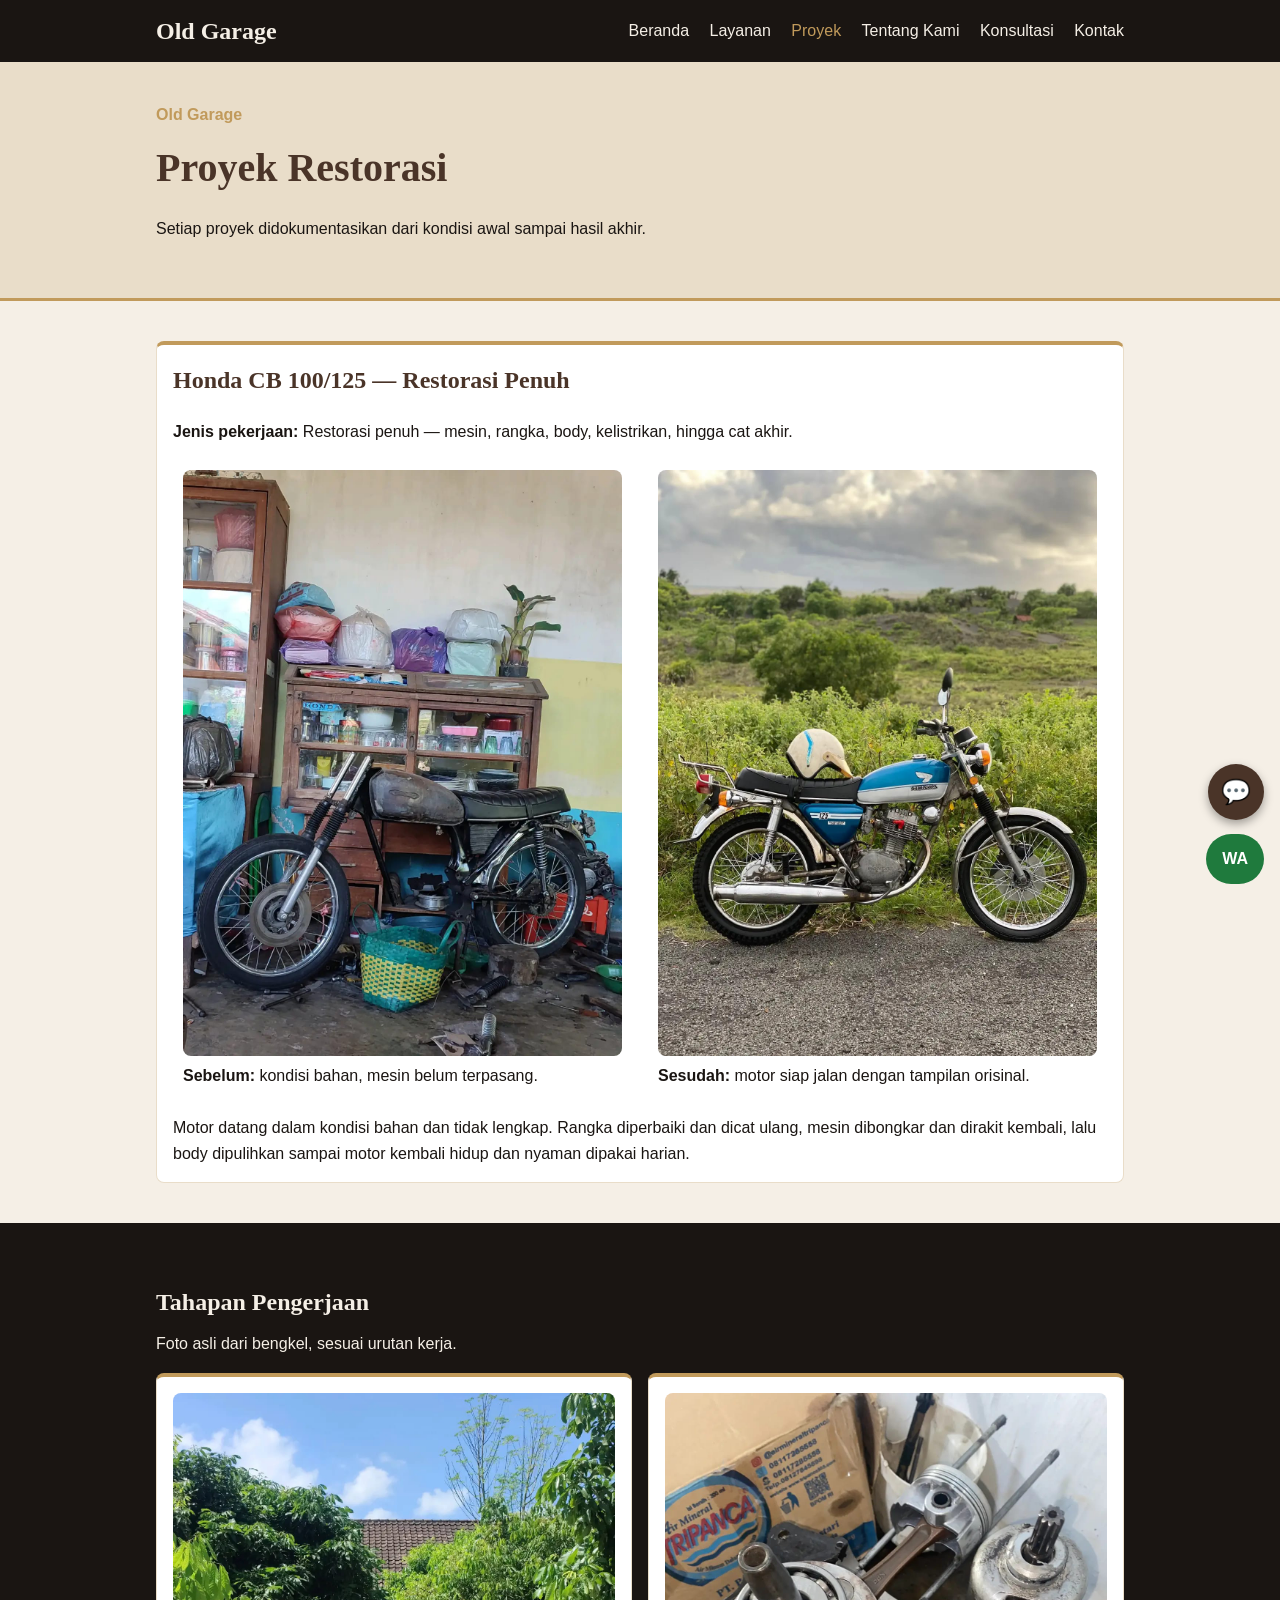
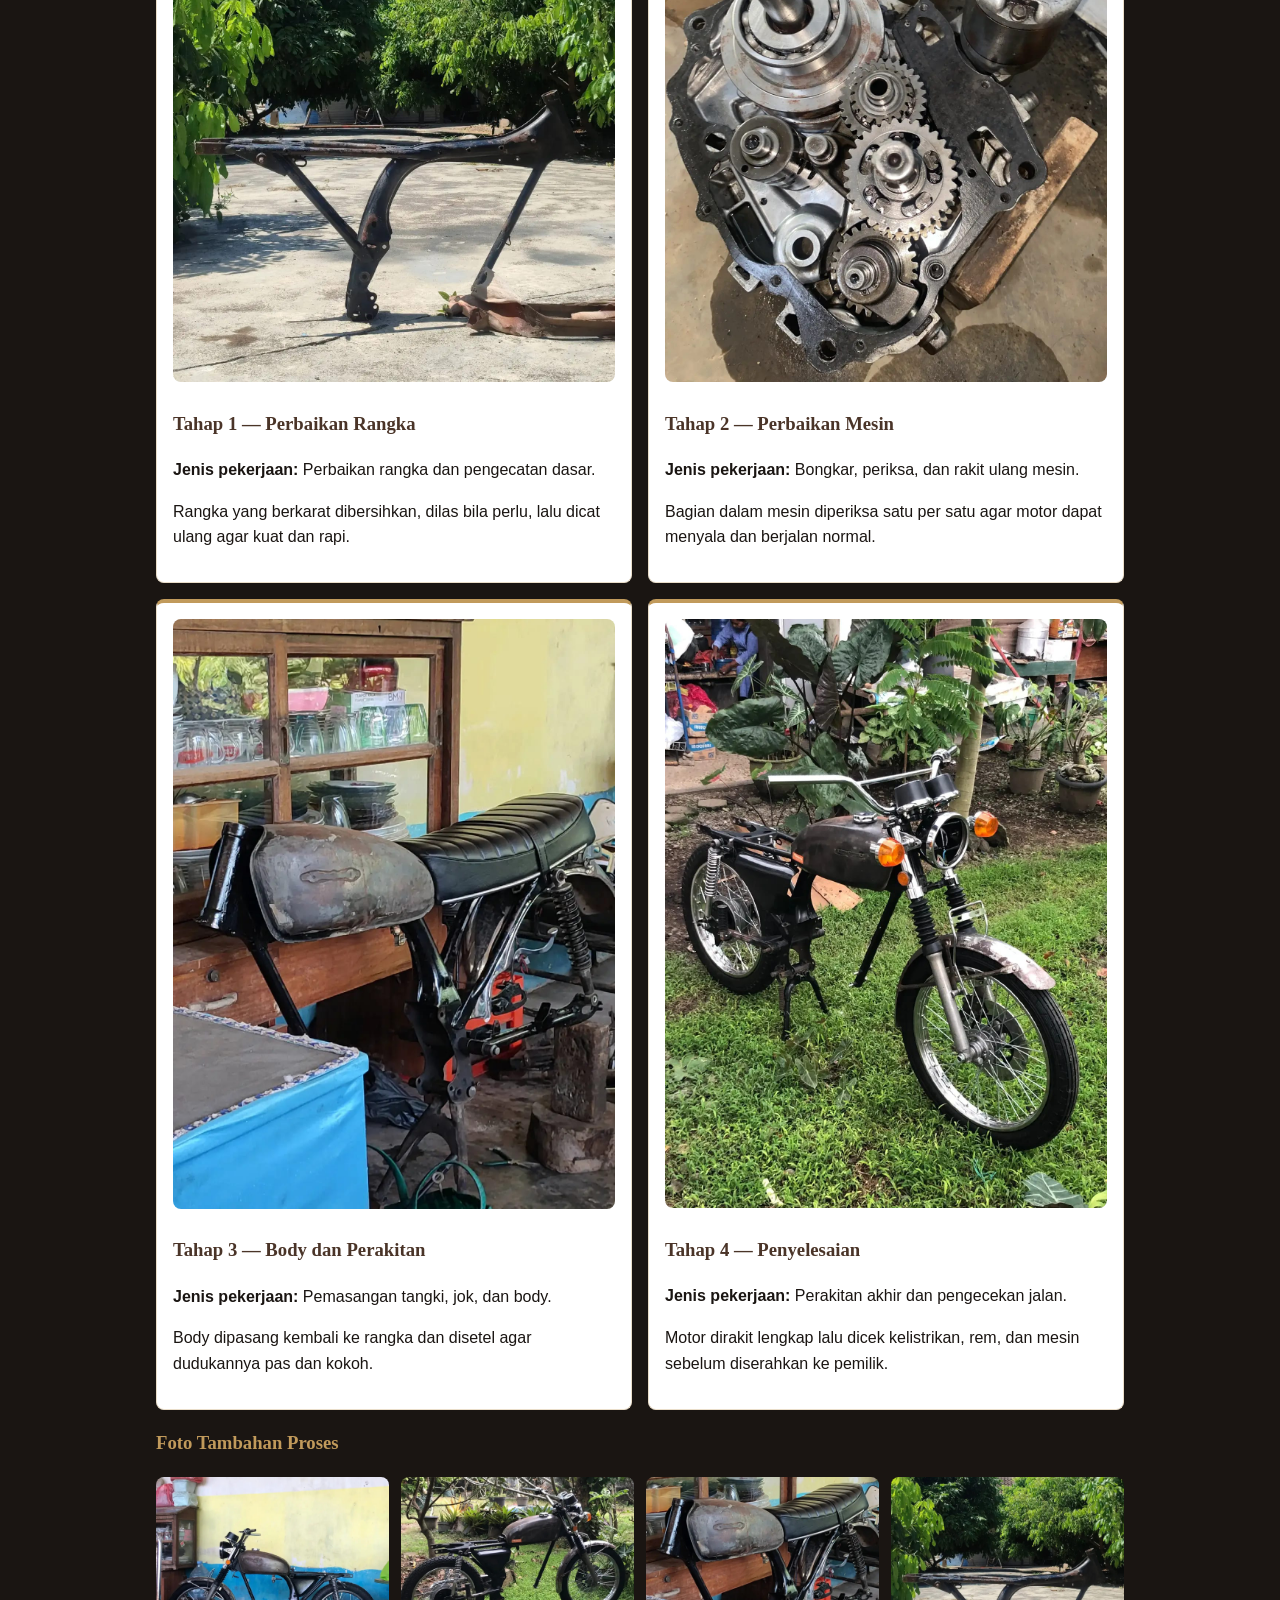
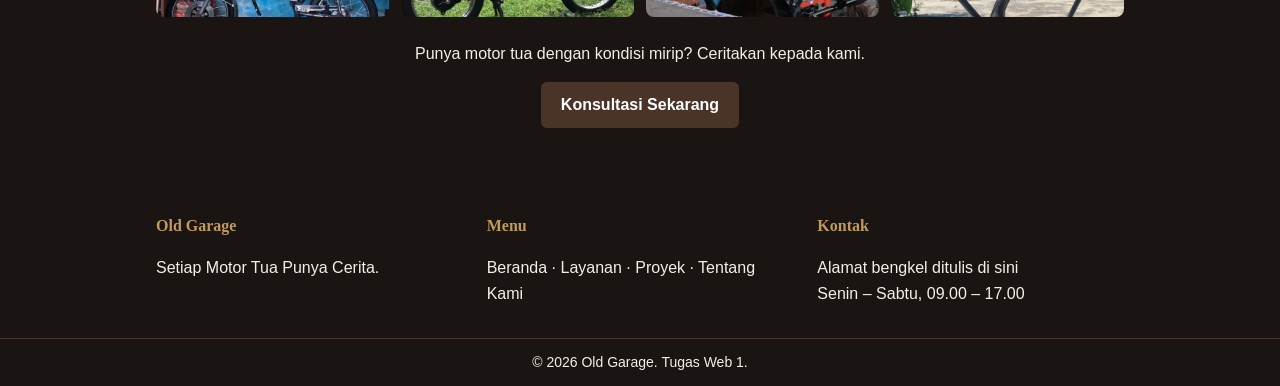
<file: proyek.html>
<!DOCTYPE html>
<!-- Halaman Proyek Restorasi - Old Garage -->
<html lang="id">
<head>
  <meta charset="UTF-8">
  <!-- Agar tampil rapi di HP dan komputer -->
  <meta name="viewport" content="width=device-width, initial-scale=1.0">
  <title>Proyek Restorasi - Old Garage</title>
  <meta name="description" content="Hasil proyek restorasi Old Garage: Honda CB 100/125 dan dokumentasi proses pengerjaan.">
  <!-- Pakai CSS yang sama dengan Beranda dan Layanan -->
  <link rel="stylesheet" href="css/style.css">
</head>
<body>

  <!-- ===== NAVBAR (sama dengan Beranda/Layanan) ===== -->
  <header class="navbar">
    <div class="wadah nav-isi">
      <a href="index.html" class="logo">Old Garage</a>

      <!-- Tombol menu untuk HP -->
      <button class="tombol-menu" id="tombolMenu" aria-label="Buka menu">&#9776;</button>

      <nav class="menu" id="menuUtama">
        <a href="index.html">Beranda</a>
        <a href="layanan.html">Layanan</a>
        <a href="proyek.html" class="aktif">Proyek</a>
        <a href="tentang.html">Tentang Kami</a>
        <a href="konsultasi.html">Konsultasi</a>
        <a href="kontak.html">Kontak</a>
      </nav>
    </div>
  </header>

  <!-- ===== JUDUL HALAMAN ===== -->
  <section class="hero">
    <div class="wadah">
      <p class="label">Old Garage</p>
      <h1>Proyek Restorasi</h1>
      <p>Setiap proyek didokumentasikan dari kondisi awal sampai hasil akhir.</p>
    </div>
  </section>

  <!-- ===== PROYEK UTAMA: HONDA CB 100/125 ===== -->
  <section class="bagian">
    <div class="wadah">
      <article class="kartu proyek-utama">
        <h2>Honda CB 100/125 — Restorasi Penuh</h2>
        <p><strong>Jenis pekerjaan:</strong> Restorasi penuh — mesin, rangka, body, kelistrikan, hingga cat akhir.</p>

        <!-- Foto sebelum dan sesudah -->
        <div class="before-after">
          <figure>
            <img src="gambar/before.jpg" alt="Honda CB sebelum restorasi">
            <figcaption><strong>Sebelum:</strong> kondisi bahan, mesin belum terpasang.</figcaption>
          </figure>
          <figure>
            <img src="gambar/after.jpg" alt="Honda CB sesudah restorasi">
            <figcaption><strong>Sesudah:</strong> motor siap jalan dengan tampilan orisinal.</figcaption>
          </figure>
        </div>

        <p class="deskripsi-proyek">
          Motor datang dalam kondisi bahan dan tidak lengkap.
          Rangka diperbaiki dan dicat ulang, mesin dibongkar dan dirakit kembali,
          lalu body dipulihkan sampai motor kembali hidup dan nyaman dipakai harian.
        </p>
      </article>
    </div>
  </section>

  <!-- ===== DOKUMENTASI PROSES / PROYEK PENDUKUNG ===== -->
  <section class="bagian bagian-gelap">
    <div class="wadah">
      <h2>Tahapan Pengerjaan</h2>
      <p class="subjudul">Foto asli dari bengkel, sesuai urutan kerja.</p>

      <div class="layanan-grid">
        <!-- Tahap 1 -->
        <article class="kartu">
          <img src="gambar/rangka.jpg" alt="Tahap perbaikan rangka">
          <h3>Tahap 1 — Perbaikan Rangka</h3>
          <p><strong>Jenis pekerjaan:</strong> Perbaikan rangka dan pengecatan dasar.</p>
          <p>Rangka yang berkarat dibersihkan, dilas bila perlu, lalu dicat ulang agar kuat dan rapi.</p>
        </article>

        <!-- Tahap 2 -->
        <article class="kartu">
          <img src="gambar/mesin.jpg" alt="Tahap perbaikan mesin">
          <h3>Tahap 2 — Perbaikan Mesin</h3>
          <p><strong>Jenis pekerjaan:</strong> Bongkar, periksa, dan rakit ulang mesin.</p>
          <p>Bagian dalam mesin diperiksa satu per satu agar motor dapat menyala dan berjalan normal.</p>
        </article>

        <!-- Tahap 3 -->
        <article class="kartu">
          <img src="gambar/proses-1.jpg" alt="Tahap perakitan body">
          <h3>Tahap 3 — Body dan Perakitan</h3>
          <p><strong>Jenis pekerjaan:</strong> Pemasangan tangki, jok, dan body.</p>
          <p>Body dipasang kembali ke rangka dan disetel agar dudukannya pas dan kokoh.</p>
        </article>

        <!-- Tahap 4 -->
        <article class="kartu">
          <img src="gambar/proses-2.jpg" alt="Tahap penyelesaian akhir">
          <h3>Tahap 4 — Penyelesaian</h3>
          <p><strong>Jenis pekerjaan:</strong> Perakitan akhir dan pengecekan jalan.</p>
          <p>Motor dirakit lengkap lalu dicek kelistrikan, rem, dan mesin sebelum diserahkan ke pemilik.</p>
        </article>
      </div>

      <!-- Foto tambahan bila ingin dilihat -->
      <h3 class="judul-kecil">Foto Tambahan Proses</h3>
      <div class="galeri-proses">
        <img src="gambar/proses-3.jpg" alt="Foto proses tambahan 1">
        <img src="gambar/proses-4.jpg" alt="Foto proses tambahan 2">
        <img src="gambar/proses-1.jpg" alt="Foto proses tambahan 3">
        <img src="gambar/rangka.jpg" alt="Foto proses tambahan 4">
      </div>

      <!-- Ajakan konsultasi -->
      <div class="tengah tombol-bawah">
        <p class="teks-cta-gelap">Punya motor tua dengan kondisi mirip? Ceritakan kepada kami.</p>
        <a href="konsultasi.html" class="tombol tombol-utama">Konsultasi Sekarang</a>
      </div>
    </div>
  </section>

  <!-- ===== FOOTER (sama dengan Beranda/Layanan) ===== -->
  <footer class="footer">
    <div class="wadah footer-isi">
      <div>
        <h4>Old Garage</h4>
        <p>Setiap Motor Tua Punya Cerita.</p>
      </div>
      <div>
        <h4>Menu</h4>
        <p>
          <a href="index.html">Beranda</a> ·
          <a href="layanan.html">Layanan</a> ·
          <a href="proyek.html">Proyek</a> ·
          <a href="tentang.html">Tentang Kami</a>
        </p>
      </div>
      <div>
        <h4>Kontak</h4>
        <p>Alamat bengkel ditulis di sini<br>Senin – Sabtu, 09.00 – 17.00</p>
      </div>
    </div>
    <p class="hak-cipta">&copy; <span id="tahun">2026</span> Old Garage. Tugas Web 1.</p>
  </footer>

  <!-- Tombol WhatsApp mengambang -->
  <a href="https://wa.me/6200000000000" class="tombol-wa" aria-label="Chat WhatsApp">WA</a>

  <!-- ===== CHATBOT OLD GARAGE ===== -->
  <!-- Tombol chat mengambang di pojok kanan bawah (di atas tombol WhatsApp) -->
  <button class="tombol-chat" id="tombolChat" aria-label="Buka chat dengan Old Garage">&#128172;</button>

  <!-- Kotak percakapan chatbot -->
  <div class="kotak-chat" id="kotakChat">
    <div class="area-chat" id="areaChat"></div>
    <div class="pilihan-chat" id="pilihanChat">
      <button type="button" class="tombol pilihan-chat" data-teks="Layanan apa saja yang tersedia?">Layanan apa saja yang tersedia?</button>
      <button type="button" class="tombol pilihan-chat" data-teks="Apakah bisa restorasi motor tua?">Apakah bisa restorasi motor tua?</button>
      <button type="button" class="tombol pilihan-chat" data-teks="Apakah bisa memperbaiki mesin?">Apakah bisa memperbaiki mesin?</button>
      <button type="button" class="tombol pilihan-chat" data-teks="Apakah bisa modifikasi motor?">Apakah bisa modifikasi motor?</button>
      <button type="button" class="tombol pilihan-chat" data-teks="Bagaimana cara konsultasi?">Bagaimana cara konsultasi?</button>
      <button type="button" class="tombol pilihan-chat" data-teks="Bagaimana cara menghubungi bengkel?">Bagaimana cara menghubungi bengkel?</button>
    </div>
    <!-- Form kirim pertanyaan ke chatbot -->
    <form class="form-chat" id="formChat">
      <input type="text" id="teksChat" placeholder="Ketik pertanyaan Anda..." autocomplete="off">
      <button type="submit" class="tombol tombol-utama">Kirim</button>
    </form>
  </div>

  <!-- Pakai JS yang sama -->
  <script src="js/script.js"></script>
</body>
</html>
</file>
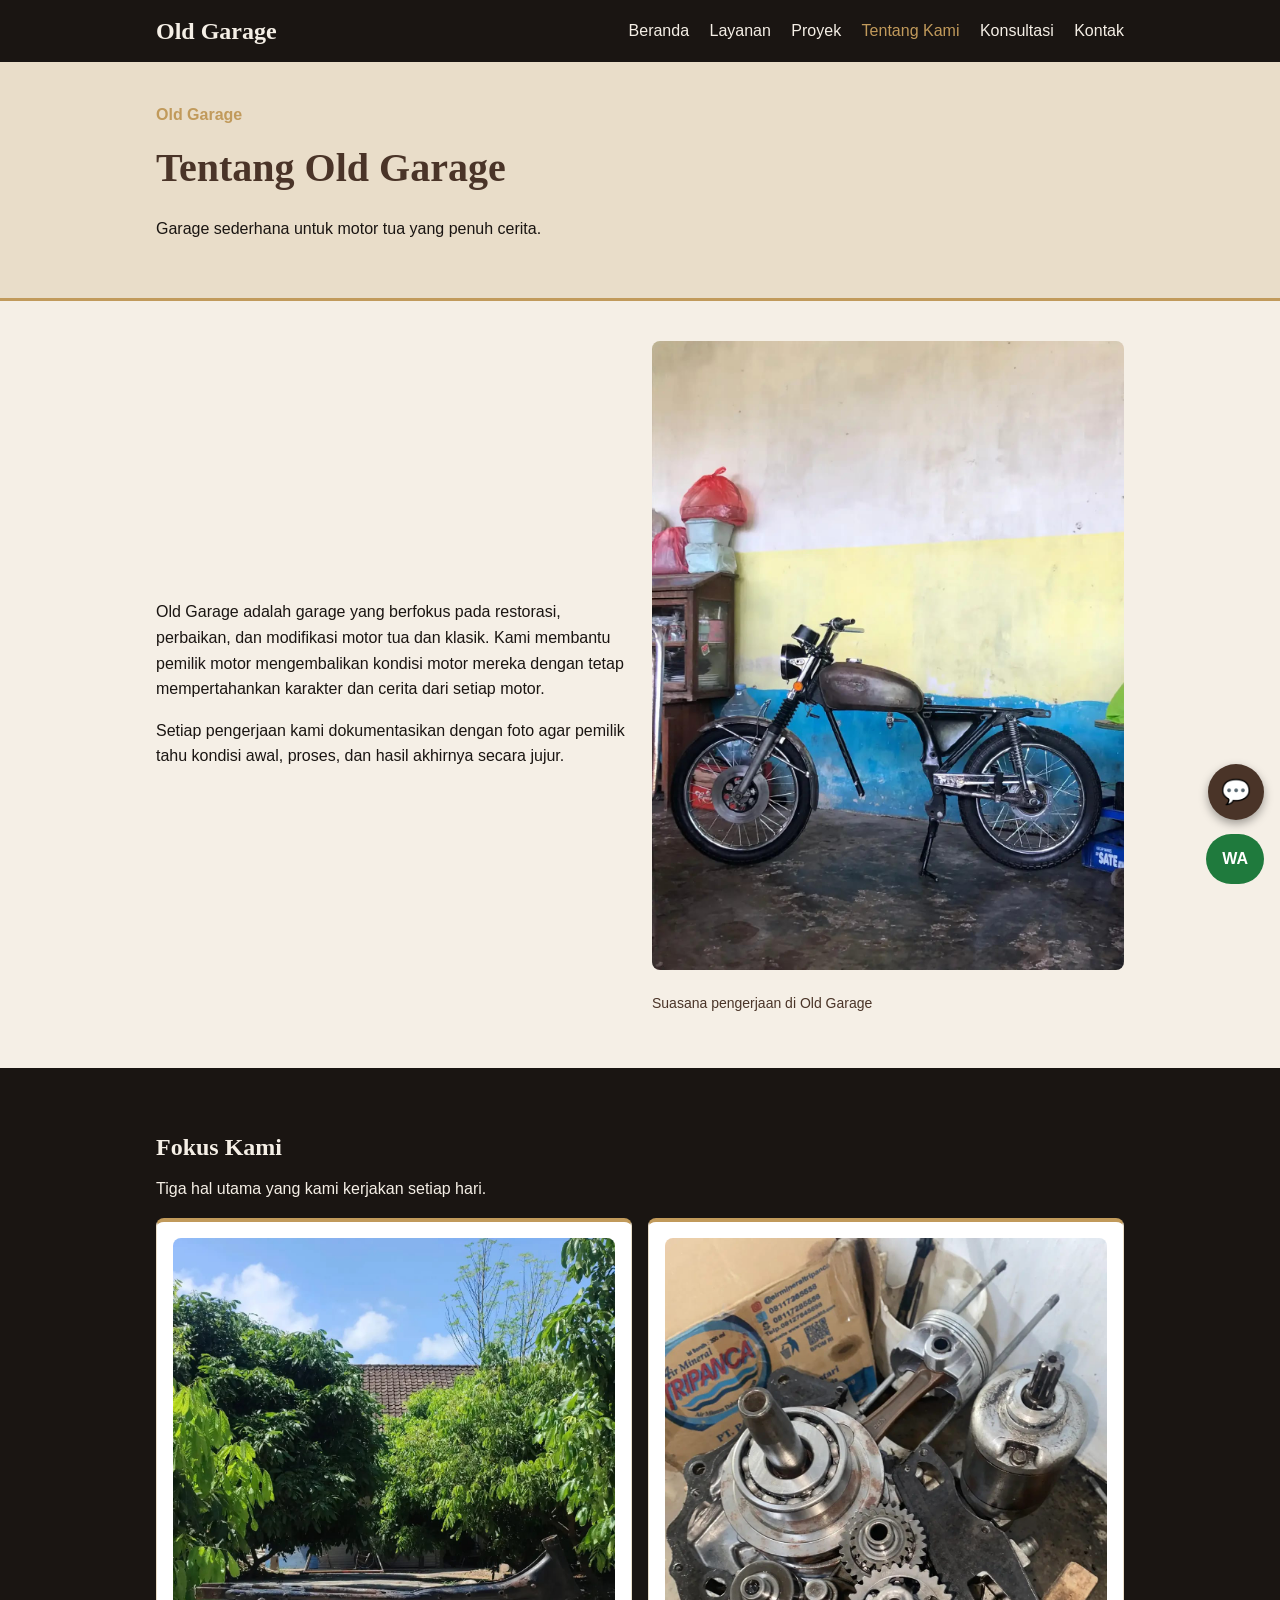
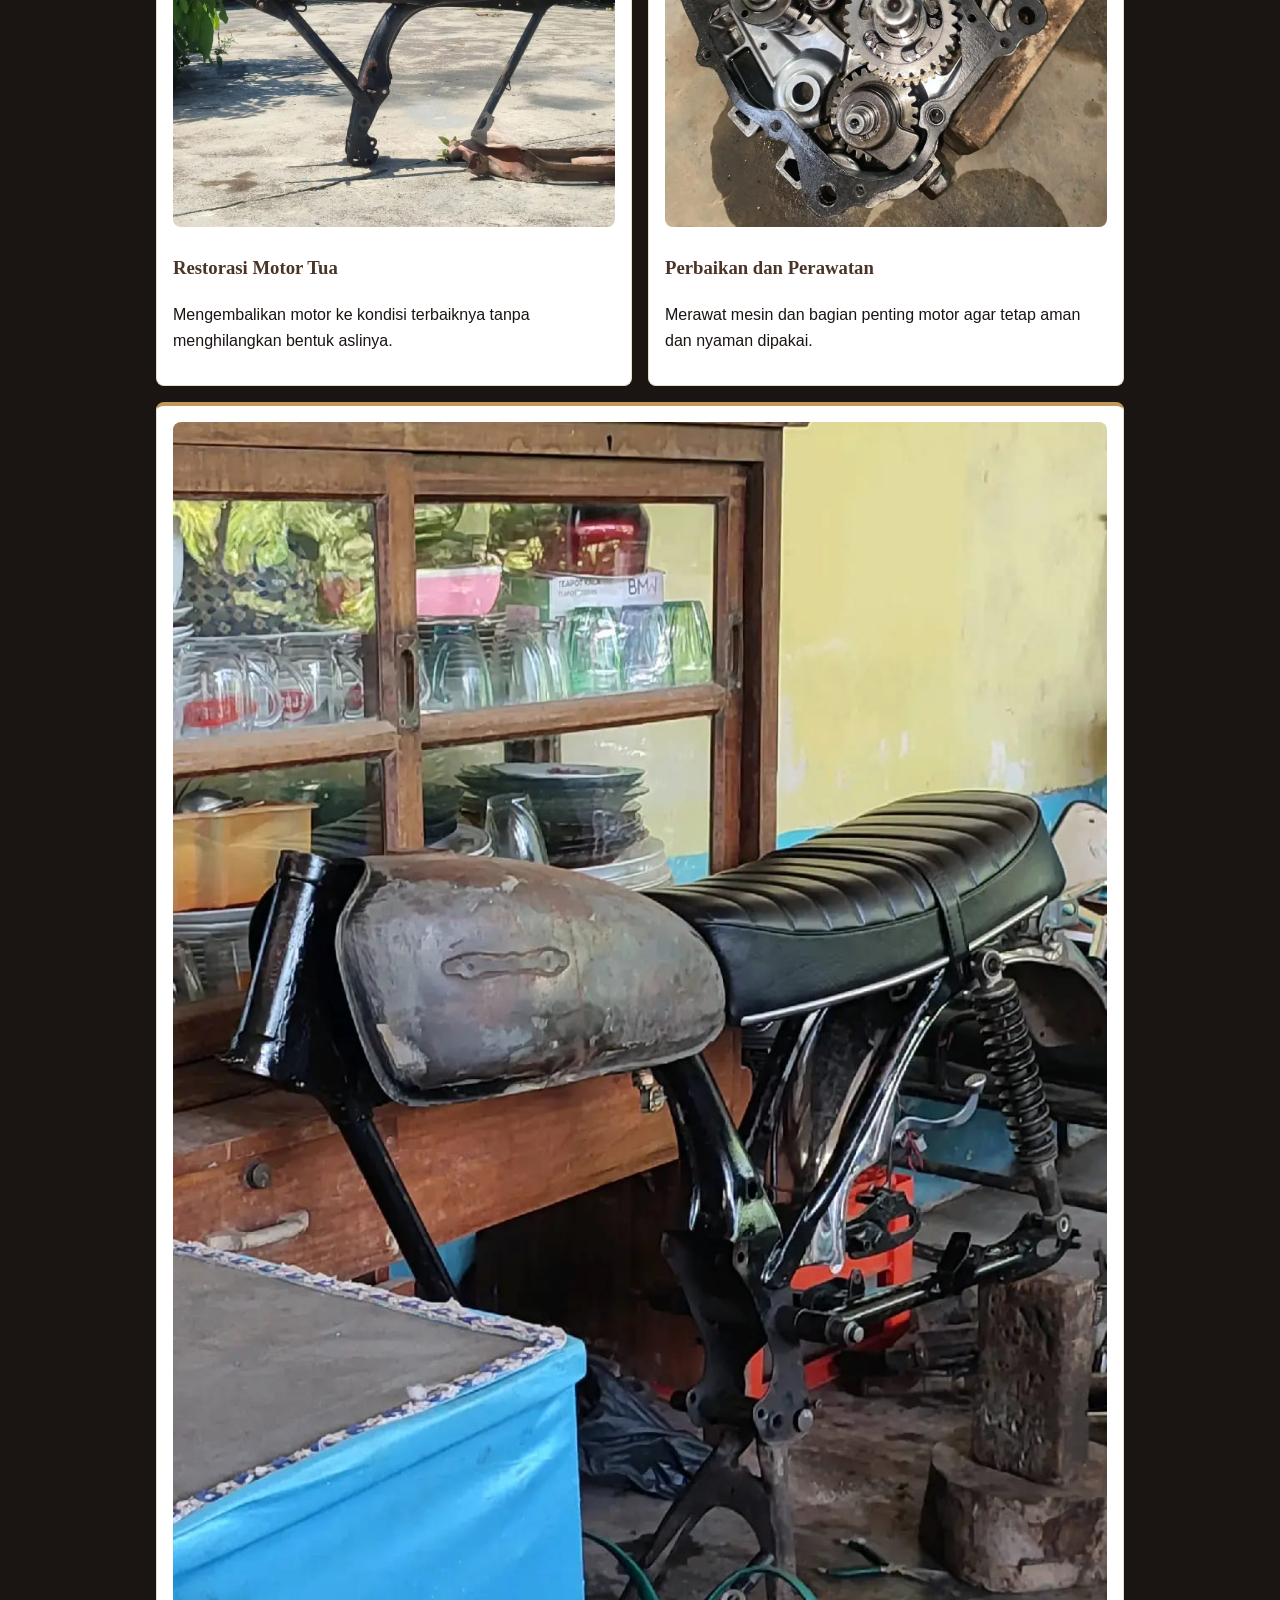
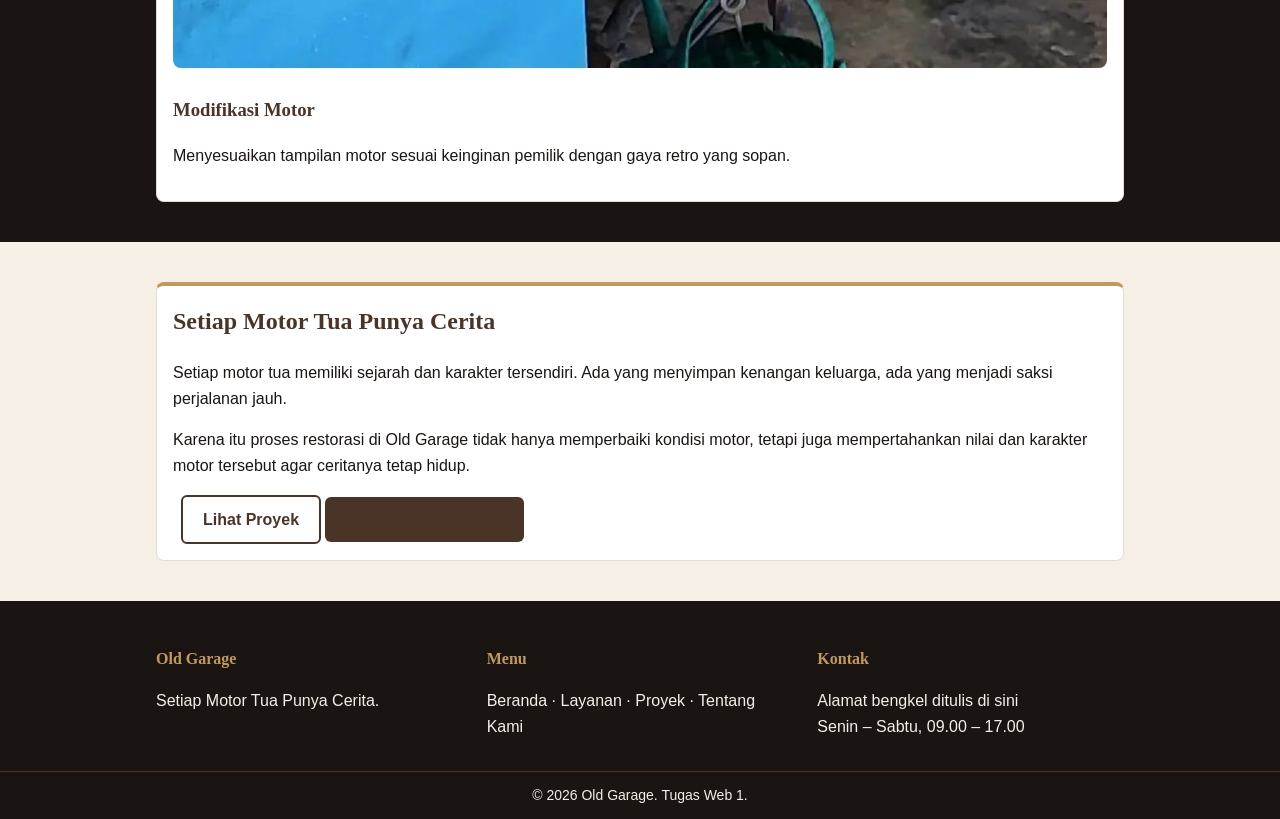
<file: tentang.html>
<!DOCTYPE html>
<!-- Halaman Tentang Kami - Old Garage -->
<html lang="id">
<head>
  <meta charset="UTF-8">
  <!-- Agar tampil rapi di HP dan komputer -->
  <meta name="viewport" content="width=device-width, initial-scale=1.0">
  <title>Tentang Old Garage - Old Garage</title>
  <meta name="description" content="Tentang Old Garage: garage restorasi, perbaikan, dan modifikasi motor tua dan klasik.">
  <!-- Pakai CSS yang sama dengan halaman lain -->
  <link rel="stylesheet" href="css/style.css">
</head>
<body>

  <!-- ===== NAVBAR (sama dengan halaman lain) ===== -->
  <header class="navbar">
    <div class="wadah nav-isi">
      <a href="index.html" class="logo">Old Garage</a>

      <!-- Tombol menu untuk HP -->
      <button class="tombol-menu" id="tombolMenu" aria-label="Buka menu">&#9776;</button>

      <nav class="menu" id="menuUtama">
        <a href="index.html">Beranda</a>
        <a href="layanan.html">Layanan</a>
        <a href="proyek.html">Proyek</a>
        <a href="tentang.html" class="aktif">Tentang Kami</a>
        <a href="konsultasi.html">Konsultasi</a>
        <a href="kontak.html">Kontak</a>
      </nav>
    </div>
  </header>

  <!-- ===== JUDUL HALAMAN ===== -->
  <section class="hero">
    <div class="wadah">
      <p class="label">Old Garage</p>
      <h1>Tentang Old Garage</h1>
      <p>Garage sederhana untuk motor tua yang penuh cerita.</p>
    </div>
  </section>

  <!-- ===== DESKRIPSI + FOTO ===== -->
  <section class="bagian">
    <div class="wadah tentang-isi">
      <div class="tentang-teks">
        <p>
          Old Garage adalah garage yang berfokus pada restorasi, perbaikan,
          dan modifikasi motor tua dan klasik. Kami membantu pemilik motor
          mengembalikan kondisi motor mereka dengan tetap mempertahankan
          karakter dan cerita dari setiap motor.
        </p>
        <p>
          Setiap pengerjaan kami dokumentasikan dengan foto agar pemilik
          tahu kondisi awal, proses, dan hasil akhirnya secara jujur.
        </p>
      </div>
      <div class="tentang-gambar">
        <!-- Foto proses pengerjaan dari folder project -->
        <img src="gambar/proses-3.jpg" alt="Suasana pengerjaan restorasi di Old Garage">
        <p class="keterangan">Suasana pengerjaan di Old Garage</p>
      </div>
    </div>
  </section>

  <!-- ===== FOKUS KAMI ===== -->
  <section class="bagian bagian-gelap">
    <div class="wadah">
      <h2>Fokus Kami</h2>
      <p class="subjudul">Tiga hal utama yang kami kerjakan setiap hari.</p>

      <div class="layanan-grid">
        <article class="kartu">
          <img src="gambar/rangka.jpg" alt="Restorasi motor tua">
          <h3>Restorasi Motor Tua</h3>
          <p>Mengembalikan motor ke kondisi terbaiknya tanpa menghilangkan bentuk aslinya.</p>
        </article>

        <article class="kartu">
          <img src="gambar/mesin.jpg" alt="Perbaikan dan perawatan mesin">
          <h3>Perbaikan dan Perawatan</h3>
          <p>Merawat mesin dan bagian penting motor agar tetap aman dan nyaman dipakai.</p>
        </article>

        <article class="kartu">
          <img src="gambar/proses-1.jpg" alt="Modifikasi motor klasik">
          <h3>Modifikasi Motor</h3>
          <p>Menyesuaikan tampilan motor sesuai keinginan pemilik dengan gaya retro yang sopan.</p>
        </article>
      </div>
    </div>
  </section>

  <!-- ===== SETIAP MOTOR TUA PUNYA CERITA ===== -->
  <section class="bagian">
    <div class="wadah">
      <article class="kartu cerita">
        <h2>Setiap Motor Tua Punya Cerita</h2>
        <p>
          Setiap motor tua memiliki sejarah dan karakter tersendiri.
          Ada yang menyimpan kenangan keluarga, ada yang menjadi saksi perjalanan jauh.
        </p>
        <p>
          Karena itu proses restorasi di Old Garage tidak hanya memperbaiki kondisi motor,
          tetapi juga mempertahankan nilai dan karakter motor tersebut agar ceritanya tetap hidup.
        </p>
        <div class="hero-tombol">
          <a href="proyek.html" class="tombol tombol-kedua">Lihat Proyek</a>
          <a href="konsultasi.html" class="tombol tombol-utama">Konsultasi Sekarang</a>
        </div>
      </article>
    </div>
  </section>

  <!-- ===== FOOTER (sama dengan halaman lain) ===== -->
  <footer class="footer">
    <div class="wadah footer-isi">
      <div>
        <h4>Old Garage</h4>
        <p>Setiap Motor Tua Punya Cerita.</p>
      </div>
      <div>
        <h4>Menu</h4>
        <p>
          <a href="index.html">Beranda</a> ·
          <a href="layanan.html">Layanan</a> ·
          <a href="proyek.html">Proyek</a> ·
          <a href="tentang.html">Tentang Kami</a>
        </p>
      </div>
      <div>
        <h4>Kontak</h4>
        <p>Alamat bengkel ditulis di sini<br>Senin – Sabtu, 09.00 – 17.00</p>
      </div>
    </div>
    <p class="hak-cipta">&copy; <span id="tahun">2026</span> Old Garage. Tugas Web 1.</p>
  </footer>

  <!-- Tombol WhatsApp mengambang -->
  <a href="https://wa.me/6200000000000" class="tombol-wa" aria-label="Chat WhatsApp">WA</a>

  <!-- ===== CHATBOT OLD GARAGE ===== -->
  <!-- Tombol chat mengambang di pojok kanan bawah (di atas tombol WhatsApp) -->
  <button class="tombol-chat" id="tombolChat" aria-label="Buka chat dengan Old Garage">&#128172;</button>

  <!-- Kotak percakapan chatbot -->
  <div class="kotak-chat" id="kotakChat">
    <div class="area-chat" id="areaChat"></div>
    <div class="pilihan-chat" id="pilihanChat">
      <button type="button" class="tombol pilihan-chat" data-teks="Layanan apa saja yang tersedia?">Layanan apa saja yang tersedia?</button>
      <button type="button" class="tombol pilihan-chat" data-teks="Apakah bisa restorasi motor tua?">Apakah bisa restorasi motor tua?</button>
      <button type="button" class="tombol pilihan-chat" data-teks="Apakah bisa memperbaiki mesin?">Apakah bisa memperbaiki mesin?</button>
      <button type="button" class="tombol pilihan-chat" data-teks="Apakah bisa modifikasi motor?">Apakah bisa modifikasi motor?</button>
      <button type="button" class="tombol pilihan-chat" data-teks="Bagaimana cara konsultasi?">Bagaimana cara konsultasi?</button>
      <button type="button" class="tombol pilihan-chat" data-teks="Bagaimana cara menghubungi bengkel?">Bagaimana cara menghubungi bengkel?</button>
    </div>
    <!-- Form kirim pertanyaan ke chatbot -->
    <form class="form-chat" id="formChat">
      <input type="text" id="teksChat" placeholder="Ketik pertanyaan Anda..." autocomplete="off">
      <button type="submit" class="tombol tombol-utama">Kirim</button>
    </form>
  </div>

  <!-- Pakai JS yang sama -->
  <script src="js/script.js"></script>
</body>
</html>
</file>
<file: css/style.css>
/* =========================================
   Old Garage - File CSS Utama
   Gaya: klasik / vintage / garage
   Warna: hitam, coklat, krem, tembaga
   Dibuat sederhana untuk tugas Web 1
   ========================================= */

/* Warna utama website (agar mudah diganti) */
:root {
  --hitam: #1a1512;    /* navbar & footer */
  --coklat: #4a3428;   /* judul & tombol */
  --krem: #f5efe6;     /* latar utama */
  --krem-gelap: #e9ddc9;
  --tembaga: #c19a5b;  /* aksen / garis */
  --putih: #ffffff;
}

/* Pengaturan dasar */
* {
  box-sizing: border-box;
}

body {
  margin: 0;
  font-family: Arial, Helvetica, sans-serif;
  background-color: var(--krem);
  color: var(--hitam);
  line-height: 1.6;
}

/* Judul memakai font serif agar kesan vintage */
h1, h2, h3, h4 {
  font-family: Georgia, "Times New Roman", serif;
  color: var(--coklat);
}

img {
  max-width: 100%;
  height: auto;
  border-radius: 8px;
}

/* Wadah isi agar tidak terlalu lebar */
.wadah {
  max-width: 1000px;
  margin: 0 auto;
  padding: 0 16px;
}

/* ===== NAVBAR ===== */
.navbar {
  background-color: var(--hitam);
  position: sticky; /* menempel di atas saat scroll */
  top: 0;
}

.nav-isi {
  display: flex;
  justify-content: space-between;
  align-items: center;
  padding-top: 12px;
  padding-bottom: 12px;
}

.logo {
  color: var(--krem);
  font-family: Georgia, serif;
  font-size: 24px;
  font-weight: bold;
  text-decoration: none;
}

.menu a {
  color: var(--krem);
  text-decoration: none;
  margin-left: 16px;
}

.menu a:hover,
.menu a.aktif {
  color: var(--tembaga);
}

/* Tombol garis tiga, hanya muncul di HP */
.tombol-menu {
  display: none;
  background: none;
  border: 1px solid var(--tembaga);
  color: var(--krem);
  font-size: 20px;
  border-radius: 6px;
  padding: 4px 10px;
  cursor: pointer;
}

/* ===== HERO ===== */
.hero {
  background-color: var(--krem-gelap);
  border-bottom: 3px solid var(--tembaga);
  padding: 40px 0;
}

.hero-isi {
  display: flex;
  gap: 24px;
  align-items: center;
}

.hero-teks,
.hero-gambar {
  flex: 1;
}

.label {
  color: var(--tembaga);
  font-weight: bold;
  margin: 0;
}

.hero h1 {
  font-size: 40px;
  margin: 8px 0;
}

/* Wadah tombol di hero (Beranda & Tentang) */
.hero-tombol {
  margin-top: 16px;
}

.keterangan {
  font-size: 14px;
  color: var(--coklat);
}

/* ===== TOMBOL ===== */
.tombol {
  display: inline-block;
  padding: 10px 20px;
  border-radius: 6px;
  text-decoration: none;
  font-weight: bold;
}

.tombol-utama {
  background-color: var(--coklat);
  color: var(--putih);
}

.tombol-utama:hover {
  background-color: var(--hitam);
}

.tombol-kedua {
  border: 2px solid var(--coklat);
  color: var(--coklat);
  margin-left: 8px;
}

/* ===== BAGIAN & KARTU ===== */
.bagian {
  padding: 40px 0;
}

.subjudul {
  margin-top: -10px;
  color: var(--coklat);
}

.bagian-gelap {
  background-color: var(--hitam);
}

.bagian-gelap h2,
.bagian-gelap .subjudul,
.bagian-gelap figcaption {
  color: var(--krem);
}

.bagian-gelap .judul-kecil {
  color: var(--tembaga);
}

/* 3 kartu sejajar di komputer */
.kartu-3 {
  display: flex;
  gap: 16px;
}

.kartu {
  flex: 1;
  background-color: var(--putih);
  border: 1px solid var(--krem-gelap);
  border-top: 4px solid var(--tembaga);
  border-radius: 8px;
  padding: 16px;
}

.kartu a {
  color: var(--coklat);
  font-weight: bold;
}

.kutipan {
  font-style: italic;
}

/* ===== BEFORE - AFTER ===== */
.before-after {
  display: flex;
  gap: 16px;
}

.before-after figure {
  flex: 1;
  margin: 0;
  background: var(--putih);
  padding: 10px;
  border-radius: 8px;
}

.galeri-proses {
  display: flex;
  gap: 12px;
  margin: 16px 0 24px;
}

.galeri-proses img {
  width: 25%;
  object-fit: cover;
  height: 140px;
}

.tengah {
  text-align: center;
}

/* ===== GRID KHUSUS HALAMAN LAYANAN (2x2) ===== */
.layanan-grid {
  display: flex;
  flex-wrap: wrap;
  gap: 16px;
}

.layanan-grid .kartu {
  flex: 1 1 45%;
}

.tombol-bawah {
  margin-top: 24px;
}

/* ===== KHUSUS HALAMAN PROYEK ===== */
.proyek-utama h2 {
  margin-top: 0;
}

.deskripsi-proyek {
  margin-bottom: 0;
}

.teks-cta-gelap {
  color: var(--krem);
}

/* ===== KHUSUS HALAMAN TENTANG ===== */
.tentang-isi {
  display: flex;
  gap: 24px;
  align-items: center;
}

.tentang-teks,
.tentang-gambar {
  flex: 1;
}

.cerita h2 {
  margin-top: 0;
}

/* ===== KHUSUS HALAMAN KONSULTASI (FORMULIR) ===== */
.form {
  max-width: 640px;
  margin: 0 auto;
}

.form-grup {
  margin-bottom: 16px;
  border: none;
  padding: 0;
}

.form label,
.form legend {
  display: block;
  font-weight: bold;
  color: var(--coklat);
  margin-bottom: 6px;
}

.form input[type="text"],
.form input[type="tel"],
.form input[type="number"],
.form select,
.form textarea {
  width: 100%;
  padding: 10px;
  border: 1px solid var(--krem-gelap);
  border-radius: 6px;
  font-family: inherit;
  font-size: 15px;
}

.form input[type="file"] {
  margin-top: 4px;
}

.pilihan {
  font-weight: normal;
  margin-bottom: 4px;
}

.pesan {
  margin-top: 12px;
  font-weight: bold;
  color: #1f7a3d;
}

/* ===== KHUSUS HALAMAN KONTAK ===== */
.kontak-isi {
  display: flex;
  gap: 16px;
}

.kontak-isi .kartu {
  flex: 1;
}

.peta {
  background-color: var(--krem);
  border: 1px dashed var(--tembaga);
  border-radius: 6px;
  padding: 16px;
}

.form-kontak label {
  display: block;
  font-weight: bold;
  color: var(--coklat);
  margin-bottom: 6px;
}

.form-kontak input[type="text"],
.form-kontak textarea {
  width: 100%;
  padding: 10px;
  border: 1px solid var(--krem-gelap);
  border-radius: 6px;
  font-family: inherit;
  font-size: 15px;
}

/* ===== CTA & FOOTER ===== */
.cta {
  background-color: var(--krem-gelap);
  text-align: center;
  padding: 40px 16px;
  border-top: 3px solid var(--tembaga);
}

.footer {
  background-color: var(--hitam);
  color: var(--krem);
  padding-top: 24px;
}

.footer h4 {
  color: var(--tembaga);
  margin-bottom: 6px;
}

.footer a {
  color: var(--krem);
  text-decoration: none;
}

.footer-isi {
  display: flex;
  gap: 24px;
}

.footer-isi > div {
  flex: 1;
}

.hak-cipta {
  text-align: center;
  border-top: 1px solid var(--coklat);
  padding: 12px;
  margin: 16px 0 0;
  font-size: 14px;
}

/* Tombol WA mengambang */
.tombol-wa {
  position: fixed;
  right: 16px;
  bottom: 16px;
  background-color: #1f7a3d;
  color: white;
  font-weight: bold;
  text-decoration: none;
  padding: 12px 16px;
  border-radius: 50px;
}

/* ===== RESPONSIF UNTUK HP ===== */
@media (max-width: 768px) {
  /* Menu HP: disembunyikan, muncul saat tombol diklik */
  .tombol-menu {
    display: block;
  }

  .menu {
    display: none;
    width: 100%;
  }

  .menu.tampil {
    display: block;
  }

  .menu a {
    display: block;
    margin: 10px 0;
  }

  .nav-isi {
    flex-wrap: wrap;
  }

  /* Semua kolom menjadi 1 kolom di HP */
  .hero-isi,
  .kartu-3,
  .before-after,
  .footer-isi,
  .tentang-isi,
  .kontak-isi {
    flex-direction: column;
  }

  /* Kartu layanan menjadi 1 kolom di HP */
  .layanan-grid .kartu {
    flex: 1 1 100%;
  }

  .hero h1 {
    font-size: 30px;
  }

  .galeri-proses {
    flex-wrap: wrap;
  }

  .galeri-proses img {
    width: 48%;
  }
}

/* =========================================
   Old Garage - Chatbot
   Desain mengikuti tema vintage / klasik
   ========================================= */

/* Tombol chat mengambang di pojok kanan bawah (di atas tombol WhatsApp) */
.tombol-chat {
  position: fixed;
  right: 16px;
  bottom: 80px; /* di atas tombol WhatsApp */
  width: 56px;
  height: 56px;
  border: none;
  border-radius: 50%;
  background-color: var(--coklat);
  color: var(--putih);
  font-size: 24px;
  font-family: inherit;
  cursor: pointer;
  box-shadow: 0 4px 10px rgba(0, 0, 0, 0.35);
  z-index: 1100;
}

/* Kotak percakapan chatbot */
.kotak-chat {
  position: fixed;
  right: 16px;
  bottom: 148px; /* di atas tombol chat */
  width: 330px;
  max-width: calc(100vw - 32px);
  height: 430px;
  max-height: calc(100vh - 180px);
  background-color: var(--putih);
  border: 2px solid var(--tembaga);
  border-radius: 12px;
  box-shadow: 0 8px 24px rgba(0, 0, 0, 0.3);
  display: none; /* disembunyikan, muncul lewat class "tampil" */
  flex-direction: column;
  overflow: hidden;
  z-index: 1100;
}

.kotak-chat.tampil {
  display: flex;
}

/* Area pesan chat */
.area-chat {
  flex: 1;
  overflow-y: auto;
  padding: 12px;
  background-color: var(--krem);
  display: flex;
  flex-direction: column;
  gap: 8px;
}

/* Bubble pesan */
.bubble-chat {
  max-width: 80%;
  padding: 8px 12px;
  border-radius: 12px;
  font-size: 14px;
  line-height: 1.5;
  text-align: left;
}

.bubble-chat.bot {
  align-self: flex-start;
  background-color: var(--putih);
  border: 1px solid var(--krem-gelap);
  border-bottom-left-radius: 4px;
}

.bubble-chat.user {
  align-self: flex-end;
  background-color: var(--coklat);
  color: var(--putih);
  border-bottom-right-radius: 4px;
}

.bubble-chat a {
  color: var(--coklat);
  font-weight: bold;
}

/* Tombol pilihan pertanyaan */
.pilihan-chat {
  display: flex;
  flex-wrap: wrap;
  gap: 6px;
  padding: 10px 12px;
  background-color: var(--putih);
  border-top: 1px solid var(--krem-gelap);
}

.pilihan-chat .tombol {
  padding: 6px 10px;
  font-size: 12px;
  border-radius: 20px;
  background-color: var(--krem);
  color: var(--coklat);
  border: 1px solid var(--tembaga);
}

/* Form kirim pertanyaan */
.form-chat {
  display: flex;
  gap: 8px;
  padding: 10px;
  background-color: var(--putih);
  border-top: 1px solid var(--krem-gelap);
}

.form-chat input {
  flex: 1;
  padding: 8px 12px;
  border: 1px solid var(--krem-gelap);
  border-radius: 20px;
  font-size: 14px;
  font-family: inherit;
}

/* Responsif HP untuk chatbot */
@media (max-width: 768px) {
  .tombol-chat {
    right: 12px;
    bottom: 76px;
    width: 52px;
    height: 52px;
    font-size: 22px;
  }

  .kotak-chat {
    right: 12px;
    bottom: 138px;
    width: calc(100vw - 24px);
    height: 360px;
  }
}
</file>
